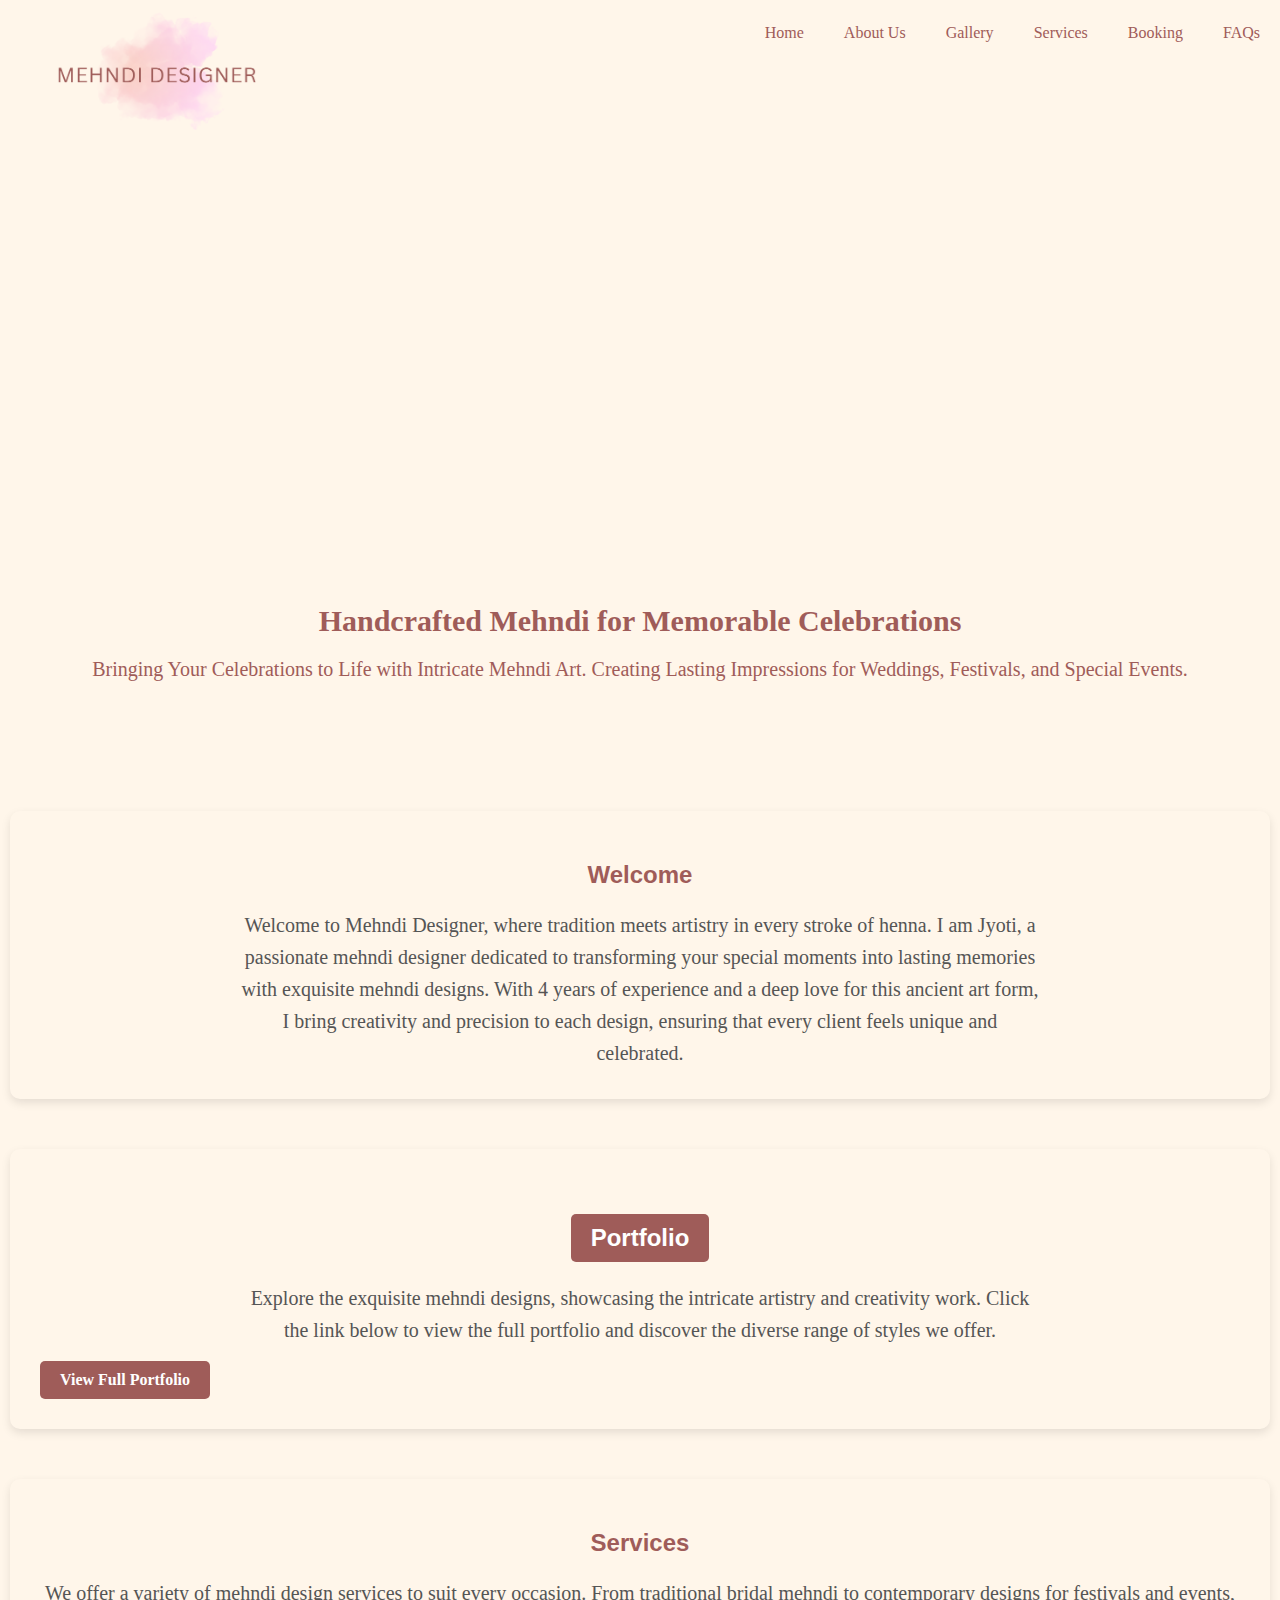
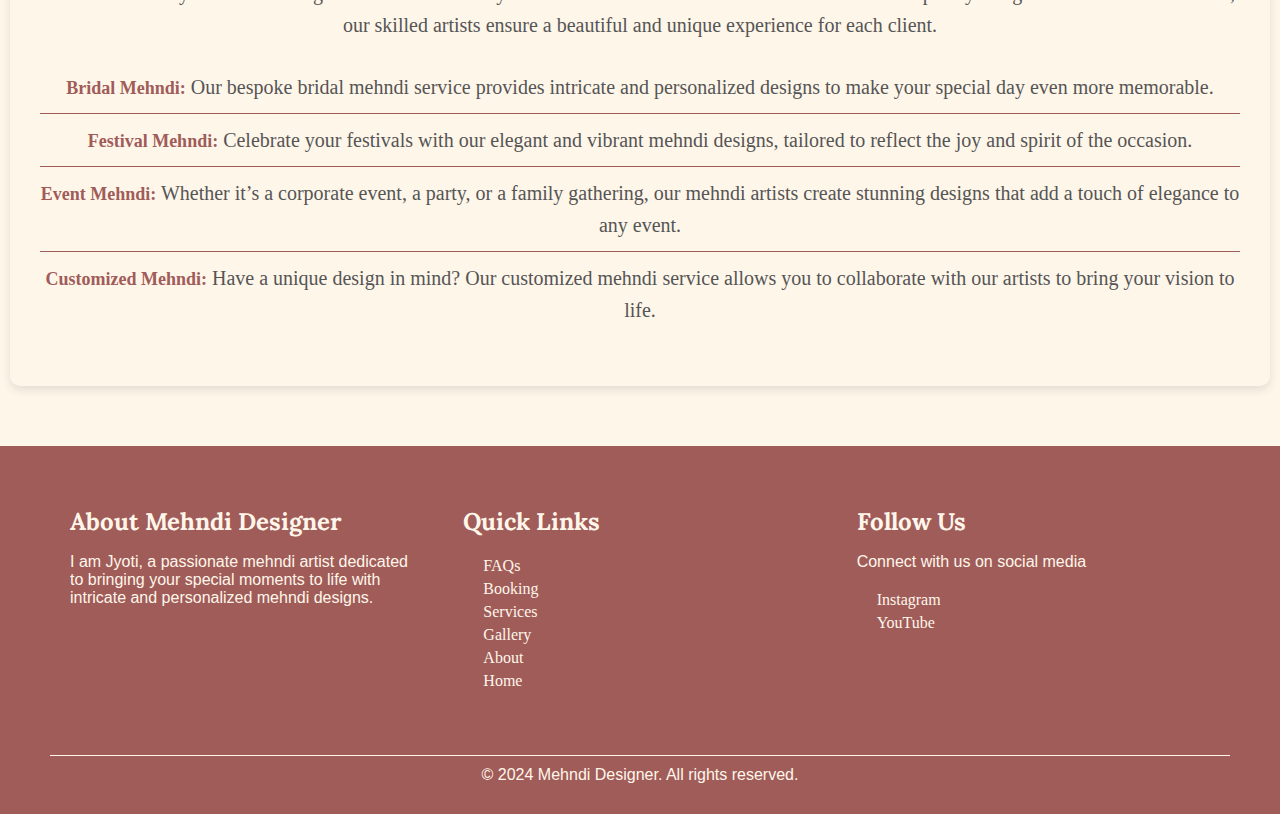
<file: index.html>
<!DOCTYPE html>
<html lang="en">

<head>
    <meta charset="UTF-8">
    <meta name="viewport" content="width=device-width, initial-scale=1.0">
    <title>Mehndi Designer</title>

    <link rel="apple-touch-icon" sizes="180x180" href="Assest/Logo/favicon-1/apple-touch-icon.png">
    <link rel="icon" type="image/png" sizes="32x32" href="Assest/Logo/favicon-1/favicon-32x32.png">
    <link rel="icon" type="image/png" sizes="16x16" href="Assest/Logo/favicon-1/favicon-16x16.png">
    <link rel="manifest" href="Assest/Logo/favicon-1/site.webmanifest">

    <!-- Stylesheet -->
    <link rel="stylesheet" href="style.css">

</head>

<body>
    <body>
        <!-- Navigation Bar -->
        <nav class="navbar">
                <img src="Assest/Logo/navImg.png" alt="Mehndi Designer Logo">
                <a href="faqs.html">FAQs</a>
                <a href="booking.html">Booking</a>
                <a href="services.html">Services</a>
                <a href="gallery.html">Gallery</a>
                <a href="about.html">About Us</a>
                <a href="index.html">Home</a>              
        </nav>
        
    <!-- Heading and Subheading -->
    <header class="hero-section">
        <div class="outter_full_width">
            <div class="inner_max_width">
                <div class="slides">
                    <div class="slide">
                        <img src="Assest/images/slide3.jpeg" alt="bridal mehndi">
                    </div>
                    <div class="slide">
                        <img src="Assest/images/slide4.jpeg" alt="minimalist mehndi">
                    </div>
                    <div class="slide">
                        <img src="Assest/images/slide1.jpeg" alt="arabic mehndi">
                    </div>
                    <div class="slide">
                        <img src="Assest/images/slide2.jpeg" alt="bridal mehndi">
                    </div>
                    
                </div>
            </div>
        </div>
            <h1 class="main-heading">Handcrafted Mehndi for Memorable Celebrations</h1>
            <p class="sub-heading" style="font-size: 20px;">Bringing Your Celebrations to Life with Intricate Mehndi Art. Creating Lasting Impressions for Weddings, Festivals, and Special Events.</p>
    </header>
    </body>
    
    <div class="main">
        <!-- Welcome Section -->
        <section class="intro">
            <h2 id="welcome" class="normalFont">Welcome</h2>
            <p style="font-size: 20px;">Welcome to Mehndi Designer, where tradition meets artistry in every stroke of henna. I am Jyoti, a passionate mehndi designer dedicated to transforming your special moments into lasting memories with exquisite mehndi designs. With 4 years of experience and a deep love for this ancient art form, I bring creativity and precision to each design, ensuring that every client feels unique and celebrated.</p>
        </section>
    
        <!-- Portfolio Section -->
        <section class="portfolio">
            <h2 class="normalFont"><a href="gallery.html" target="_blank" rel="gallery Page">Portfolio</a></h2>
            <p style="font-size: 20px;">Explore the exquisite mehndi designs, showcasing the intricate artistry and creativity work. Click the link below to view the full portfolio and discover the diverse range of styles we offer.</p>
            <a href="gallery.html">View Full Portfolio</a>
        </section>
    
        <!-- Services Section -->
        <section class="services">
            <h2 class="normalFont"><a href="services.html" target="_blank" rel="services Page">Services</a></h2>
            <p style="font-size: 20px;">We offer a variety of mehndi design services to suit every occasion. From traditional bridal mehndi to contemporary designs for festivals and events, our skilled artists ensure a beautiful and unique experience for each client.</p>
            <ul style="font-size: 20px;">
                <li><strong>Bridal Mehndi:</strong> Our bespoke bridal mehndi service provides intricate and personalized designs to make your special day even more memorable.</li>
                <li><strong>Festival Mehndi:</strong> Celebrate your festivals with our elegant and vibrant mehndi designs, tailored to reflect the joy and spirit of the occasion.</li>
                <li><strong>Event Mehndi:</strong> Whether it’s a corporate event, a party, or a family gathering, our mehndi artists create stunning designs that add a touch of elegance to any event.</li>
                <li><strong>Customized Mehndi:</strong> Have a unique design in mind? Our customized mehndi service allows you to collaborate with our artists to bring your vision to life.</li>
            </ul>
        </section>
    </div>
    
    <footer>
        <div class="footer-container">
            <div class="about">
                <h2 class="headerFont">About Mehndi Designer</h2>
                <p class="normalFont">I am Jyoti, a passionate mehndi artist dedicated to bringing your special moments to life with intricate and personalized mehndi designs.</p>
            </div>
            <div class="quick-links">
                <h2 class="headerFont">Quick Links</h2>
                <div class="links">
                    <a href="faqs.html">FAQs</a>
                    <a href="booking.html">Booking</a>
                    <a href="services.html">Services</a>
                    <a href="gallery.html">Gallery</a>
                    <a href="about.html">About</a>
                    <a href="index.html">Home</a>
                </div>
            </div>
            <div class="social-media">
                <h2 class="headerFont">Follow Us</h2>
                <p class="normalFont">Connect with us on social media</p>
                <div class="social-links">
                    <a href="https://www.instagram.com/mehndi_designer108/?igsh=Y2lkeDMyMHlrYnNn">Instagram</a>
                    <a href="https://www.youtube.com/@mehndi_designer108">YouTube</a>
                </div>
            </div>
        </div>
        <div class="footer-bottom">
            <a href="copyright.html" class="copyright normalFont">&copy; 2024 Mehndi Designer. All rights reserved.</a>
        </div>
    </footer>
</body>

</html>
</file>
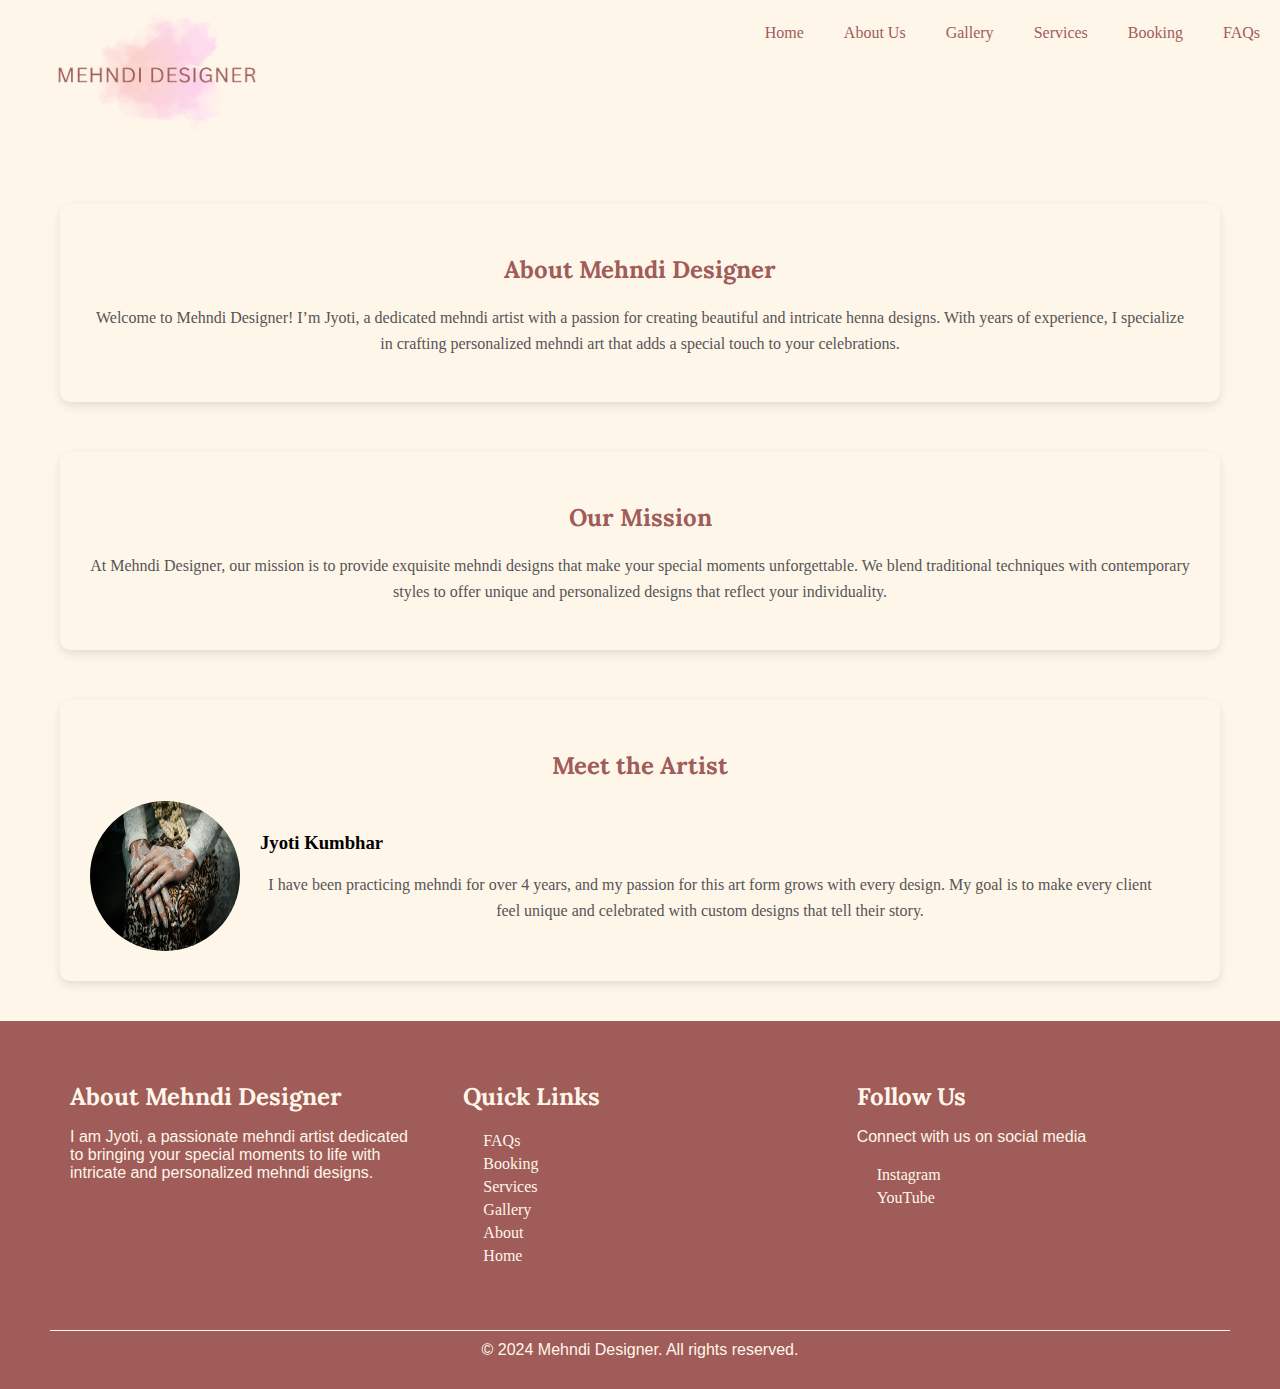
<file: about.html>
<!DOCTYPE html>
<html lang="en">
<head>
    <meta charset="UTF-8">
    <meta name="viewport" content="width=device-width, initial-scale=1.0">
    <title>About Us</title>

    <link rel="apple-touch-icon" sizes="180x180" href="Assest/Logo/favicon-1/apple-touch-icon.png">
    <link rel="icon" type="image/png" sizes="32x32" href="Assest/Logo/favicon-1/favicon-32x32.png">
    <link rel="icon" type="image/png" sizes="16x16" href="Assest/Logo/favicon-1/favicon-16x16.png">
    <link rel="manifest" href="Assest/Logo/favicon-1/site.webmanifest">

    <link rel="stylesheet" href="style.css">
    <link rel="stylesheet" href="style_about.css">

</head>
<body>
        <!-- Navigation Bar -->
        <nav class="navbar">
            <img src="Assest/Logo/navImg.png" alt="Mehndi Designer Logo">
            <a href="faqs.html">FAQs</a>
            <a href="booking.html">Booking</a>
            <a href="services.html">Services</a>
            <a href="gallery.html">Gallery</a>
            <a href="about.html">About Us</a> 
            <a href="index.html">Home</a>             
        </nav>
        <!-- Main Content -->
    <main class="about-main">
        <section class="about-introduction">
            <h2>About Mehndi Designer</h2>
            <p>Welcome to Mehndi Designer! I’m Jyoti, a dedicated mehndi artist with a passion for creating beautiful and intricate henna designs. With years of experience, I specialize in crafting personalized mehndi art that adds a special touch to your celebrations.</p>
        </section>

        <section class="our-mission">
            <h2>Our Mission</h2>
            <p>At Mehndi Designer, our mission is to provide exquisite mehndi designs that make your special moments unforgettable. We blend traditional techniques with contemporary styles to offer unique and personalized designs that reflect your individuality.</p>
        </section>

        <section class="meet-the-artist">
            <h2>Meet the Artist</h2>
            <div class="artist-profile">
                <img src="Assest/images/whitehenna.jpg" alt="Jyoti - Mehndi Artist">
                <div class="artist-info">
                    <h3>Jyoti Kumbhar</h3>
                    <p>I have been practicing mehndi for over 4 years, and my passion for this art form grows with every design. My goal is to make every client feel unique and celebrated with custom designs that tell their story.</p>
                </div>
            </div>
        </section>
    </main>

    
    <footer>
        <div class="footer-container">
            <div class="about">
                <h2 class="headerFont">About Mehndi Designer</h2>
                <p class="normalFont">I am Jyoti, a passionate mehndi artist dedicated to bringing your special moments to life with intricate and personalized mehndi designs.</p>
            </div>
            <div class="quick-links">
                <h2 class="headerFont">Quick Links</h2>
                <div class="links">
                    <a href="faqs.html">FAQs</a>
                    <a href="booking.html">Booking</a>
                    <a href="services.html">Services</a>
                    <a href="gallery.html">Gallery</a>
                    <a href="about.html">About</a>
                    <a href="index.html">Home</a>
                </div>
            </div>
            <div class="social-media">
                <h2 class="headerFont">Follow Us</h2>
                <p class="normalFont">Connect with us on social media</p>
                <div class="social-links">
                    <a href="https://www.instagram.com/mehndi_designer108/?igsh=Y2lkeDMyMHlrYnNn">Instagram</a>
                    <a href="https://www.youtube.com/@mehndi_designer108">YouTube</a>
                </div>
            </div>
        </div>
        <div class="footer-bottom">
            <a href="copyright.html" class="copyright normalFont">&copy; 2024 Mehndi Designer. All rights reserved.</a>
        </div>
    </footer>
</body>

</html>
</file>
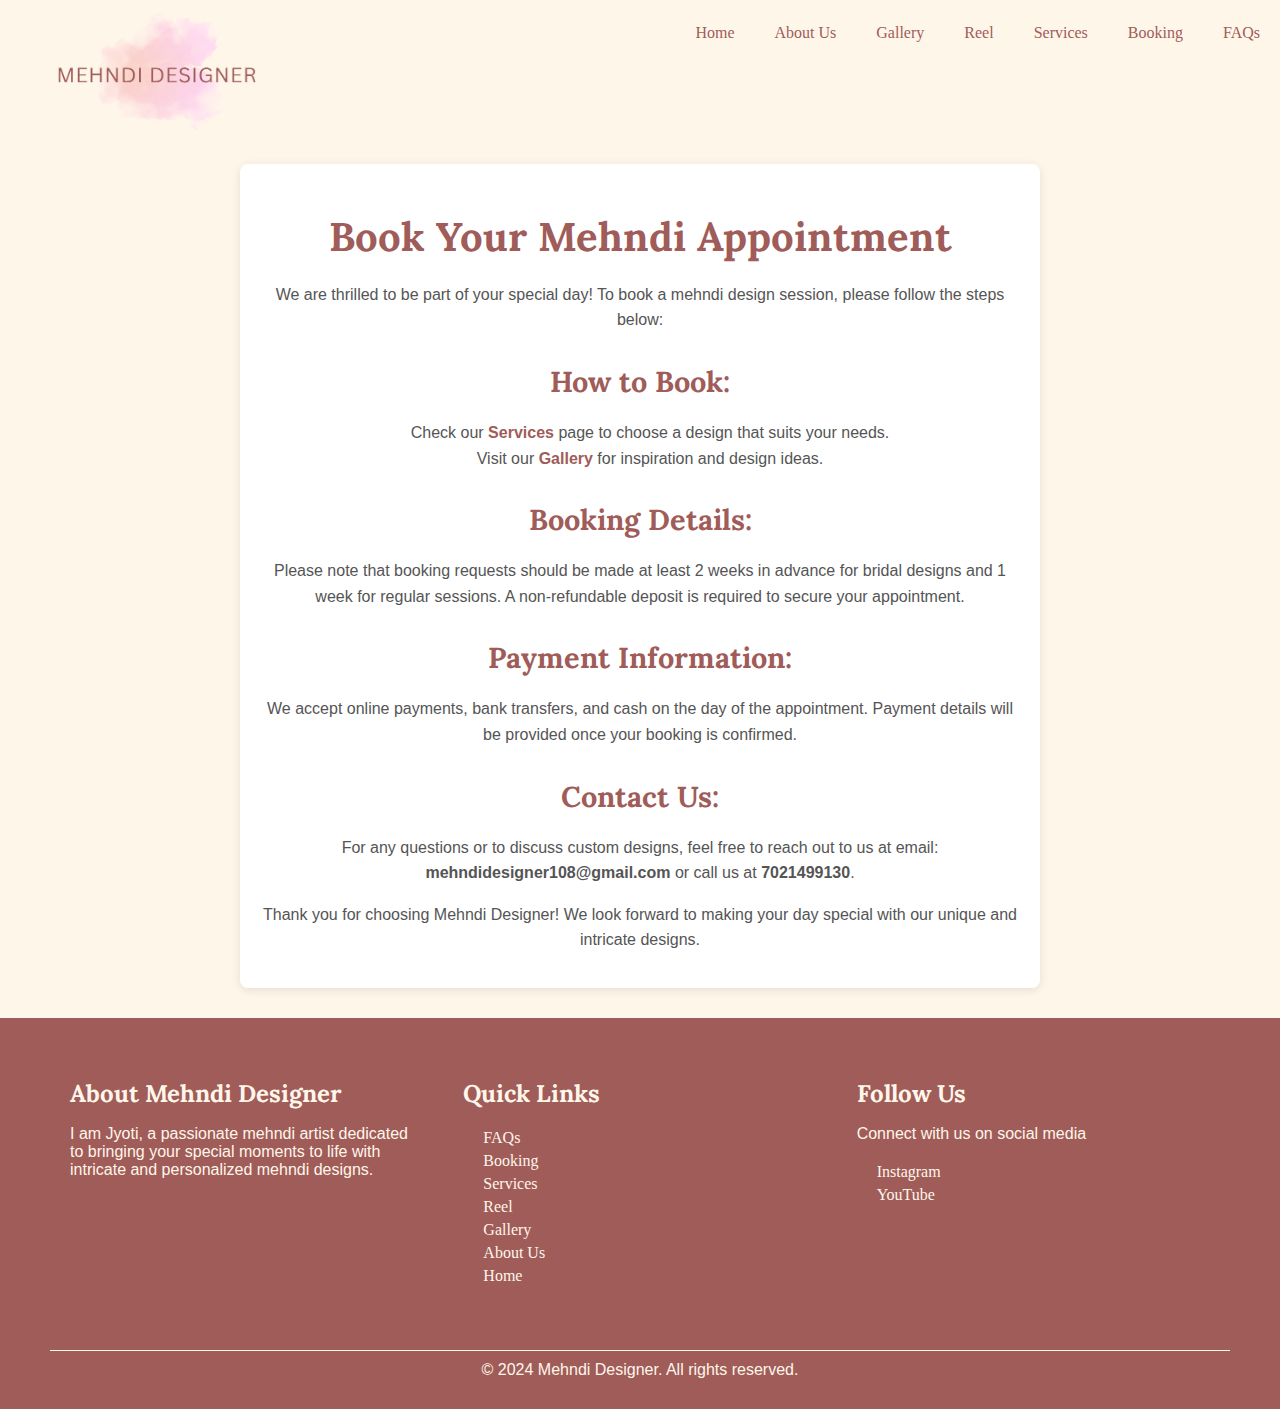
<file: booking.html>
<!DOCTYPE html>
<html lang="en">

<head>
    <meta charset="UTF-8">
    <meta name="viewport" content="width=device-width, initial-scale=1.0">
    <title>Mehndi Designer</title>

    <link rel="apple-touch-icon" sizes="180x180" href="Assest/Logo/favicon-1/apple-touch-icon.png">
    <link rel="icon" type="image/png" sizes="32x32" href="Assest/Logo/favicon-1/favicon-32x32.png">
    <link rel="icon" type="image/png" sizes="16x16" href="Assest/Logo/favicon-1/favicon-16x16.png">
    <link rel="manifest" href="Assest/Logo/favicon-1/site.webmanifest">

    <!-- Stylesheet -->
    <link rel="stylesheet" href="style.css">
    <link rel="stylesheet" href="style_booking.css">

</head>
<body>
    <!-- Navigation Bar -->
    <nav class="navbar">
            <img src="Assest/Logo/navImg.png" alt="Mehndi Designer Logo">
            <a href="./faqs">FAQs</a>
            <a href="./booking">Booking</a>
            <a href="./services">Services</a>
            <a href="./video">Reel</a>
            <a href="./gallery">Gallery</a>
            <a href="./about">About Us</a> 
            <a href="./">Home</a>                
    </nav>
    <!-- Booking Content -->
    <section class="booking-content">
        <h1 class="headerFont">Book Your Mehndi Appointment</h1>
        <p class="normalFont">We are thrilled to be part of your special day! To book a mehndi design session, please follow the steps below:</p>
        
        <h2 class="headerFont">How to Book:</h2>
        <ul class="normalFont">
            <li>Check our <a href="./services">Services</a> page to choose a design that suits your needs.</li>
            <li>Visit our <a href="./gallery">Gallery</a> for inspiration and design ideas.</li>
        </ul>

        <h2 class="headerFont">Booking Details:</h2>
        <p class="normalFont">Please note that booking requests should be made at least 2 weeks in advance for bridal designs and 1 week for regular sessions. A non-refundable deposit is required to secure your appointment.</p>

        <h2 class="headerFont">Payment Information:</h2>
        <p class="normalFont">We accept online payments, bank transfers, and cash on the day of the appointment. Payment details will be provided once your booking is confirmed.</p>

        <h2 class="headerFont">Contact Us:</h2>
        <p class="normalFont">For any questions or to discuss custom designs, feel free to reach out to us at email: <strong>mehndidesigner108@gmail.com</strong> or call us at <strong>7021499130</strong>.</p>

        <p class="normalFont">Thank you for choosing Mehndi Designer! We look forward to making your day special with our unique and intricate designs.</p>
    </section>
    <footer>
        <div class="footer-container">
            <div class="about">
                <h2 class="headerFont">About Mehndi Designer</h2>
                <p class="normalFont">I am Jyoti, a passionate mehndi artist dedicated to bringing your special moments to life with intricate and personalized mehndi designs.</p>
            </div>
            <div class="quick-links">
                <h2 class="headerFont">Quick Links</h2>
                <div class="links">
                    <a href="./faqs">FAQs</a>
                    <a href="./booking">Booking</a>
                    <a href="./services">Services</a>
                    <a href="./video">Reel</a>                    
                    <a href="./gallery">Gallery</a>
                    <a href="./about">About Us</a> 
                    <a href="./">Home</a>  
                </div>
            </div>
            <div class="social-media">
                <h2 class="headerFont">Follow Us</h2>
                <p class="normalFont">Connect with us on social media</p>
                <div class="social-links">
                    <a href="https://www.instagram.com/mehndi_designer108/?igsh=Y2lkeDMyMHlrYnNn">Instagram</a>
                    <a href="https://www.youtube.com/@mehndi_designer108">YouTube</a>
                </div>
            </div>
        </div>
        <div class="footer-bottom">
            <a href="./copyright" class="copyright normalFont">&copy; 2024 Mehndi Designer. All rights reserved.</a>
        </div>
    </footer>
</body>

</html>
</file>
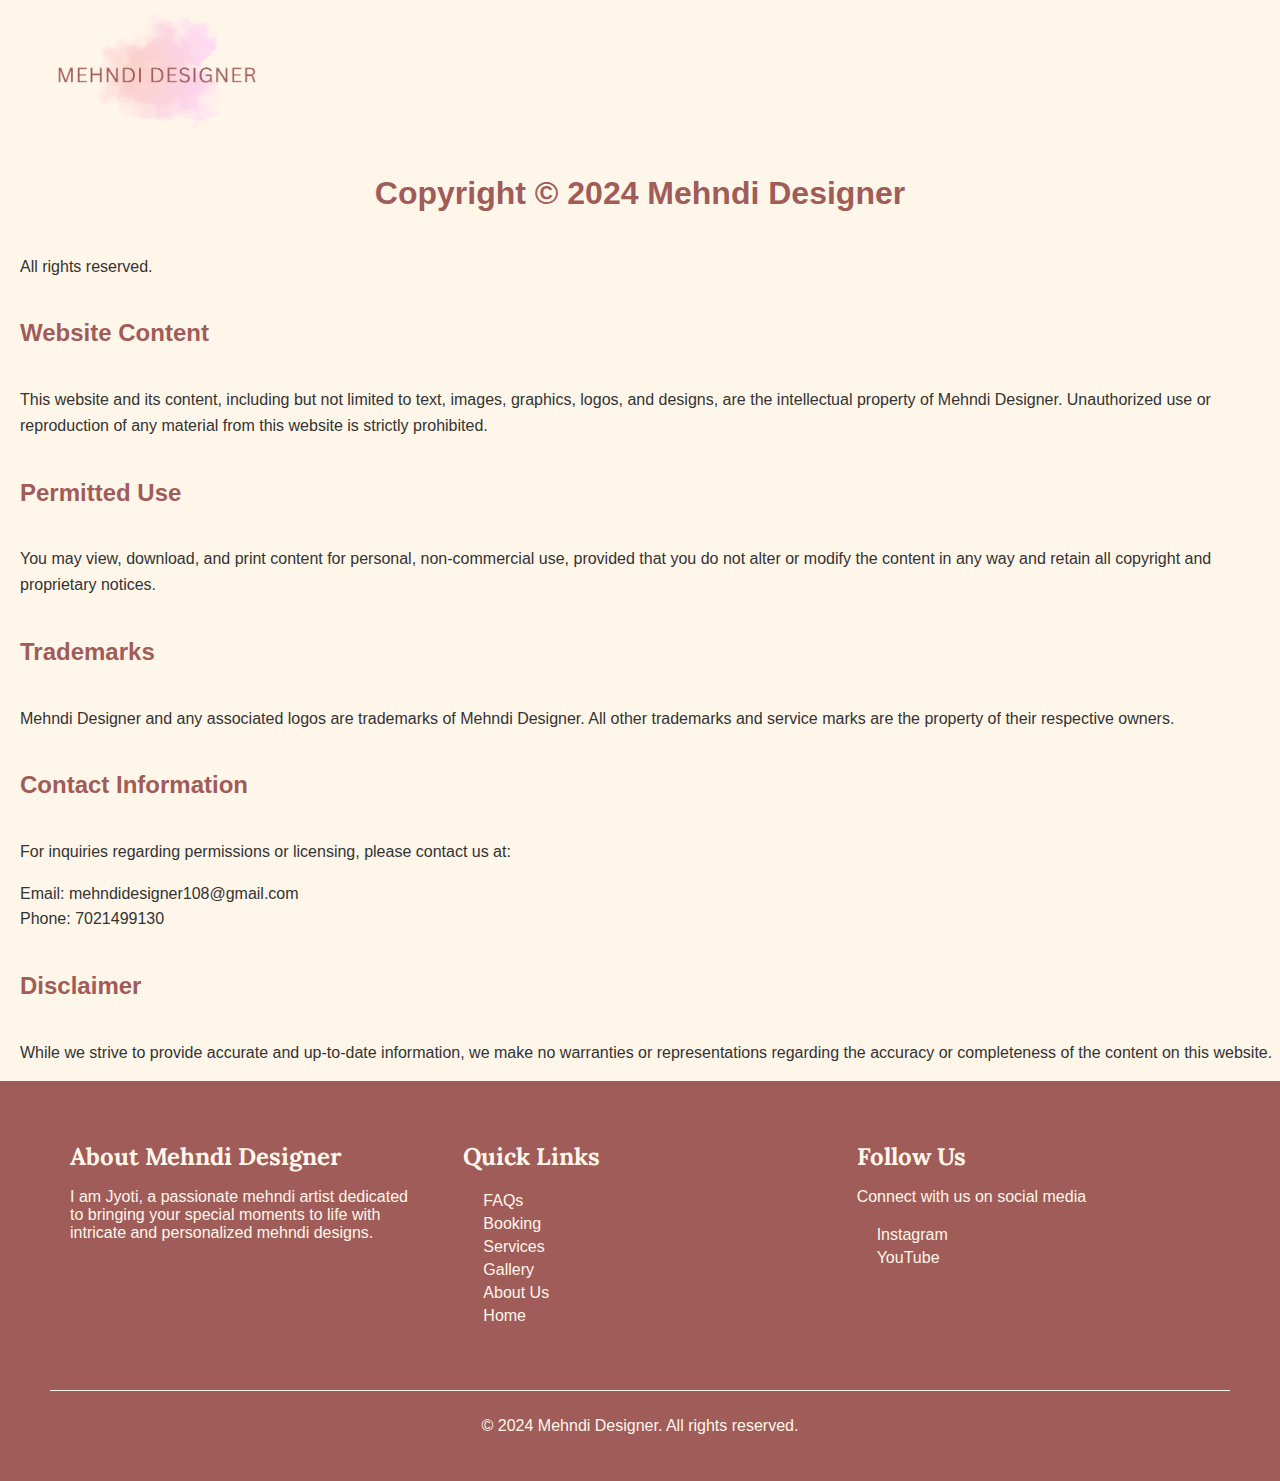
<file: copyright.html>
<!DOCTYPE html>
<html lang="en">
<head>
    <meta charset="UTF-8">
    <meta name="viewport" content="width=device-width, initial-scale=1.0">
    <title>Copyright</title>

    <link rel="apple-touch-icon" sizes="180x180" href="Assest/Logo/favicon-1/apple-touch-icon.png">
    <link rel="icon" type="image/png" sizes="32x32" href="Assest/Logo/favicon-1/favicon-32x32.png">
    <link rel="icon" type="image/png" sizes="16x16" href="Assest/Logo/favicon-1/favicon-16x16.png">
    <link rel="manifest" href="Assest/Logo/favicon-1/site.webmanifest">
    
    <link rel="stylesheet" href="style.css">
    <link rel="stylesheet" href="style_copyright.css">
</head>
<body>
    <!-- Navigation Bar -->
    <nav class="navbar">
            <img src="Assest/Logo/navImg.png" alt="Mehndi Designer Logo">
    </nav>

    <h1 class="heading1">Copyright © 2024 Mehndi Designer</h1>
    <p class="copy">All rights reserved.</p>

    <h2 class="heading2">Website Content</h2>
    <p class="copy">This website and its content, including but not limited to text, images, graphics, logos, and designs, are the intellectual property of Mehndi Designer. Unauthorized use or reproduction of any material from this website is strictly prohibited.</p>

    <h2 class="heading2">Permitted Use</h2>
    <p class="copy">You may view, download, and print content for personal, non-commercial use, provided that you do not alter or modify the content in any way and retain all copyright and proprietary notices.</p>

    <h2 class="heading2">Trademarks</h2>
    <p class="copy">Mehndi Designer and any associated logos are trademarks of Mehndi Designer. All other trademarks and service marks are the property of their respective owners.</p>

    <h2 class="heading2">Contact Information</h2>
    <p class="copy">For inquiries regarding permissions or licensing, please contact us at:</p>
    <p class="copy">Email: mehndidesigner108@gmail.com<br>
    Phone: 7021499130<br></p>

    <h2 class="heading2">Disclaimer</h2>
    <p class="copy">While we strive to provide accurate and up-to-date information, we make no warranties or representations regarding the accuracy or completeness of the content on this website.</p>


    <footer>
        <div class="footer-container">
            <div class="about">
                <h2 class="headerFont">About Mehndi Designer</h2>
                <p class="normalFont">I am Jyoti, a passionate mehndi artist dedicated to bringing your special moments to life with intricate and personalized mehndi designs.</p>
            </div>
            <div class="quick-links">
                <h2 class="headerFont">Quick Links</h2>
                <div class="links">
                    <a href="./faqs">FAQs</a>
                    <a href="./booking">Booking</a>
                    <a href="./services">Services</a>
                    <a href="./gallery">Gallery</a>
                    <a href="./about">About Us</a> 
                    <a href="./">Home</a>             
                </div>
            </div>
            <div class="social-media">
                <h2 class="headerFont">Follow Us</h2>
                <p class="normalFont">Connect with us on social media</p>
                <div class="social-links">
                    <a href="https://www.instagram.com/mehndi_designer108/?igsh=Y2lkeDMyMHlrYnNn">Instagram</a>
                    <a href="https://www.youtube.com/@mehndi_designer108">YouTube</a>
                </div>
            </div>
        </div>
        <div class="footer-bottom">
            <p>&copy; 2024 Mehndi Designer. All rights reserved.</p>
        </div>
    </footer>
</body>
</html>
</file>
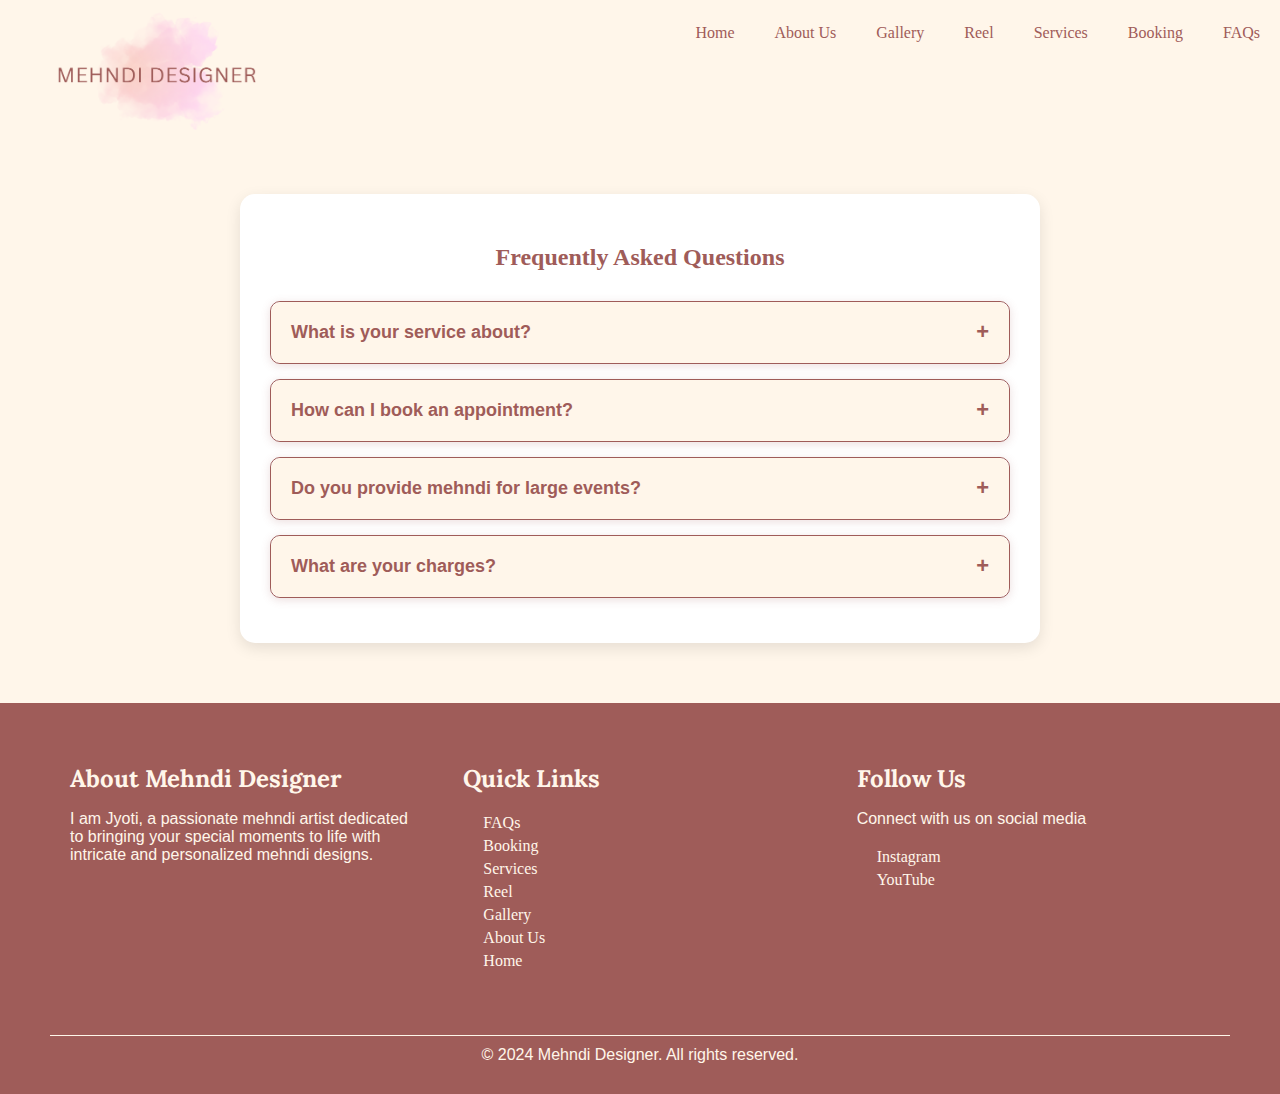
<file: faqs.html>
<!DOCTYPE html>
<html lang="en">

<head>
    <meta charset="UTF-8">
    <meta name="viewport" content="width=device-width, initial-scale=1.0">
    <title>Mehndi Designer</title>

    <link rel="apple-touch-icon" sizes="180x180" href="Assest/Logo/favicon-1/apple-touch-icon.png">
    <link rel="icon" type="image/png" sizes="32x32" href="Assest/Logo/favicon-1/favicon-32x32.png">
    <link rel="icon" type="image/png" sizes="16x16" href="Assest/Logo/favicon-1/favicon-16x16.png">
    <link rel="manifest" href="Assest/Logo/favicon-1/site.webmanifest">

    <!-- Stylesheet -->
    <link rel="stylesheet" href="style.css">
    <link rel="stylesheet" href="style_faqs.css">

</head>

<body>
        <!-- Navigation Bar -->
        <nav class="navbar">
                <img src="Assest/Logo/navImg.png" alt="Mehndi Designer Logo">
                    <a href="./faqs">FAQs</a>
                    <a href="./booking">Booking</a>
                    <a href="./services">Services</a>
                    <a href="./video">Reel</a>            
                    <a href="./gallery">Gallery</a>
                    <a href="./about">About Us</a> 
                    <a href="./">Home</a>             
        </nav>

        <div class="faq-container">
            <h2>Frequently Asked Questions</h2>
        
            <div class="faq-item">
                <button class="faq-question">What is your service about?</button>
                <div class="faq-content">
                    <p>Our service provides top-quality mehndi designs for all occasions, including weddings, festivals, and more.</p>
                </div>
            </div>
        
            <div class="faq-item">
                <button class="faq-question">How can I book an appointment?</button>
                <div class="faq-content">
                    <p>You can book an appointment through our instagram handle by dm's , contact us directly via phone or email.</p>
                </div>
            </div>
        
            <div class="faq-item">
                <button class="faq-question">Do you provide mehndi for large events?</button>
                <div class="faq-content">
                    <p>Yes, we offer services for large events such as weddings, corporate events, and parties. Contact us for more details.</p>
                </div>
            </div>
        
            <div class="faq-item">
                <button class="faq-question">What are your charges?</button>
                <div class="faq-content">
                    <p>Our pricing depends on the design complexity and the event size. Please visit our 'Services' page for more detailed pricing.</p>
                </div>
            </div>
        
        </div>
        
        <footer>
            <div class="footer-container">
                <div class="about">
                    <h2 class="headerFont" style="text-align: left;">About Mehndi Designer</h2>
                    <p class="normalFont">I am Jyoti, a passionate mehndi artist dedicated to bringing your special moments to life with intricate and personalized mehndi designs.</p>
                </div>
                <div class="quick-links">
                    <h2 class="headerFont" style="text-align: left;">Quick Links</h2>
                    <div class="links">
                        <a href="./faqs">FAQs</a>
                        <a href="./booking">Booking</a>
                        <a href="./services">Services</a>
                        <a href="./video">Reel</a>                        
                        <a href="./gallery">Gallery</a>
                        <a href="./about">About Us</a> 
                        <a href="./">Home</a>             
                    </div>
                </div>
                <div class="social-media">
                    <h2 class="headerFont" style="text-align: left;">Follow Us</h2>
                    <p class="normalFont">Connect with us on social media</p>
                    <div class="social-links">
                        <a href="https://www.instagram.com/mehndi_designer108/?igsh=Y2lkeDMyMHlrYnNn">Instagram</a>
                        <a href="https://www.youtube.com/@mehndi_designer108">YouTube</a>
                    </div>
                </div>
            </div>
            <div class="footer-bottom">
                <a href="./copyright" class="copyright normalFont">&copy; 2024 Mehndi Designer. All rights reserved.</a>
            </div>
        </footer>
        <script src="script_faqs.js"></script>
    </body>
</html>
</file>
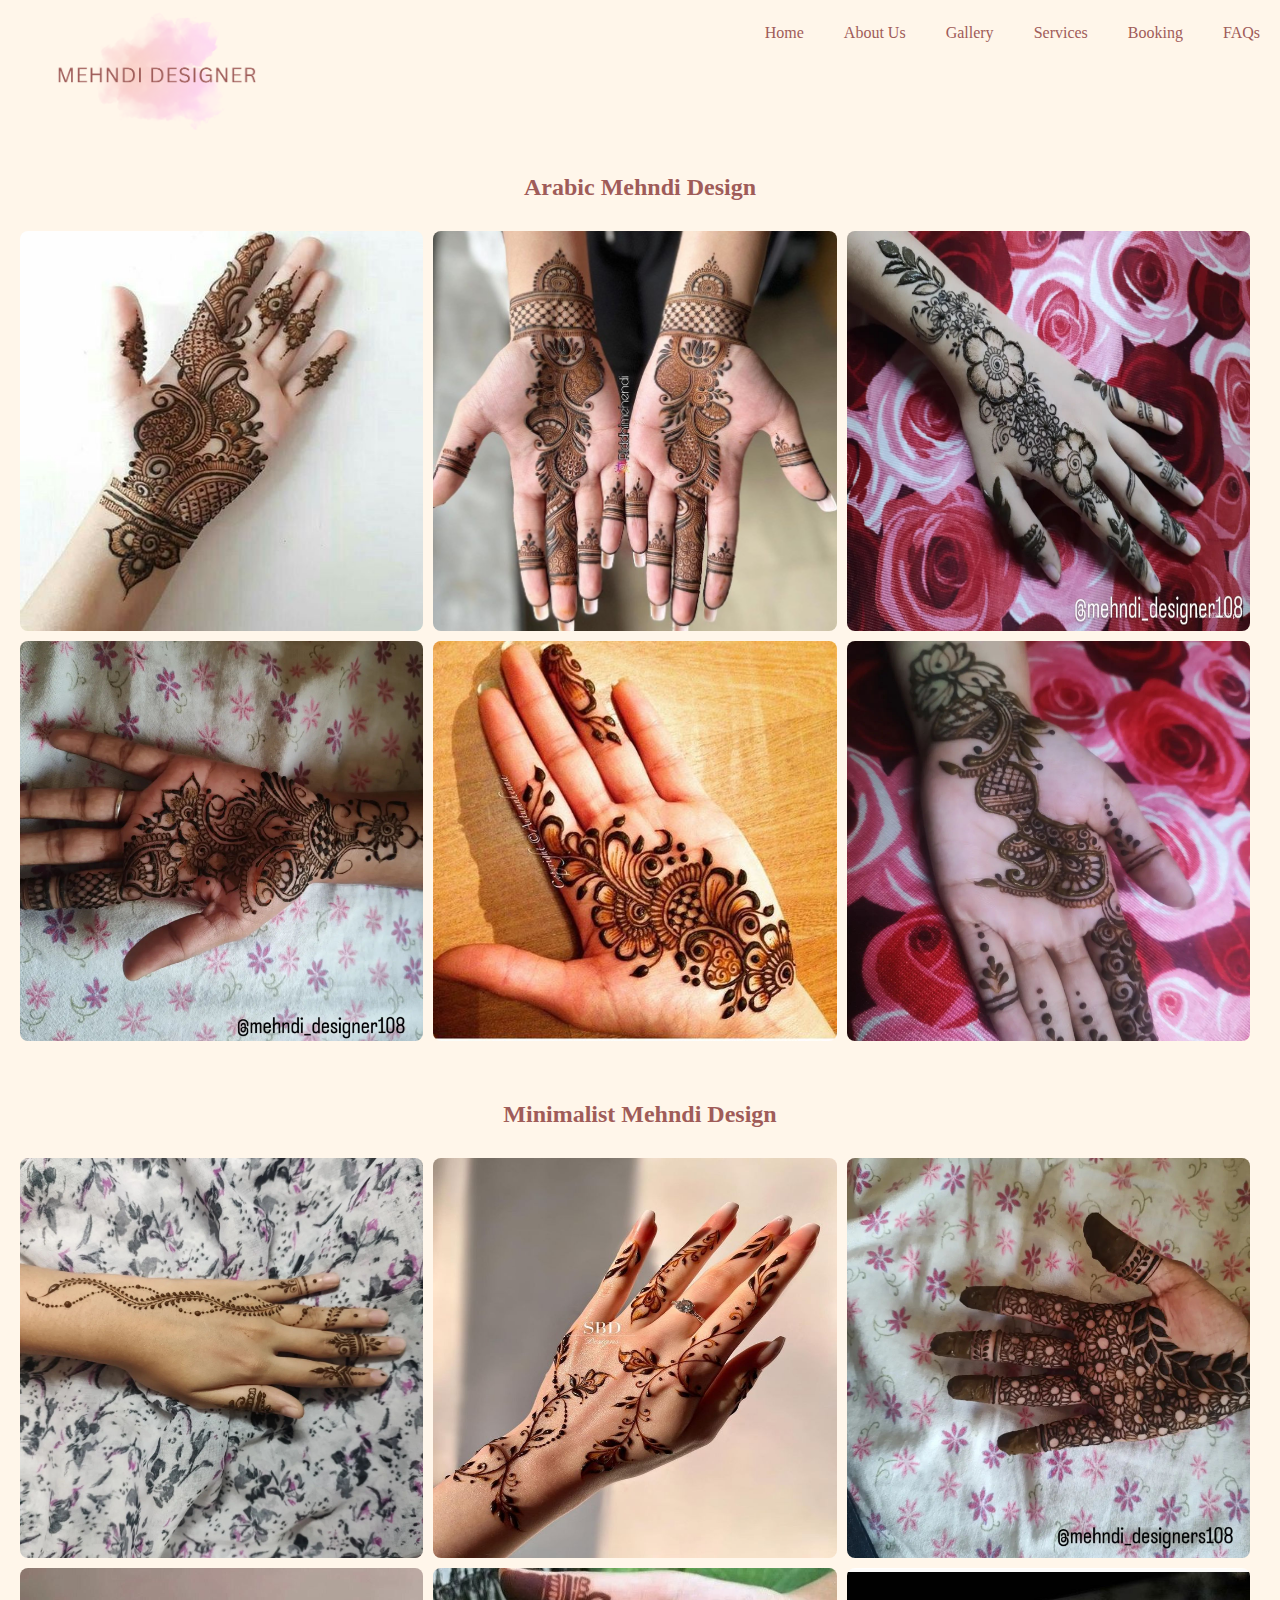
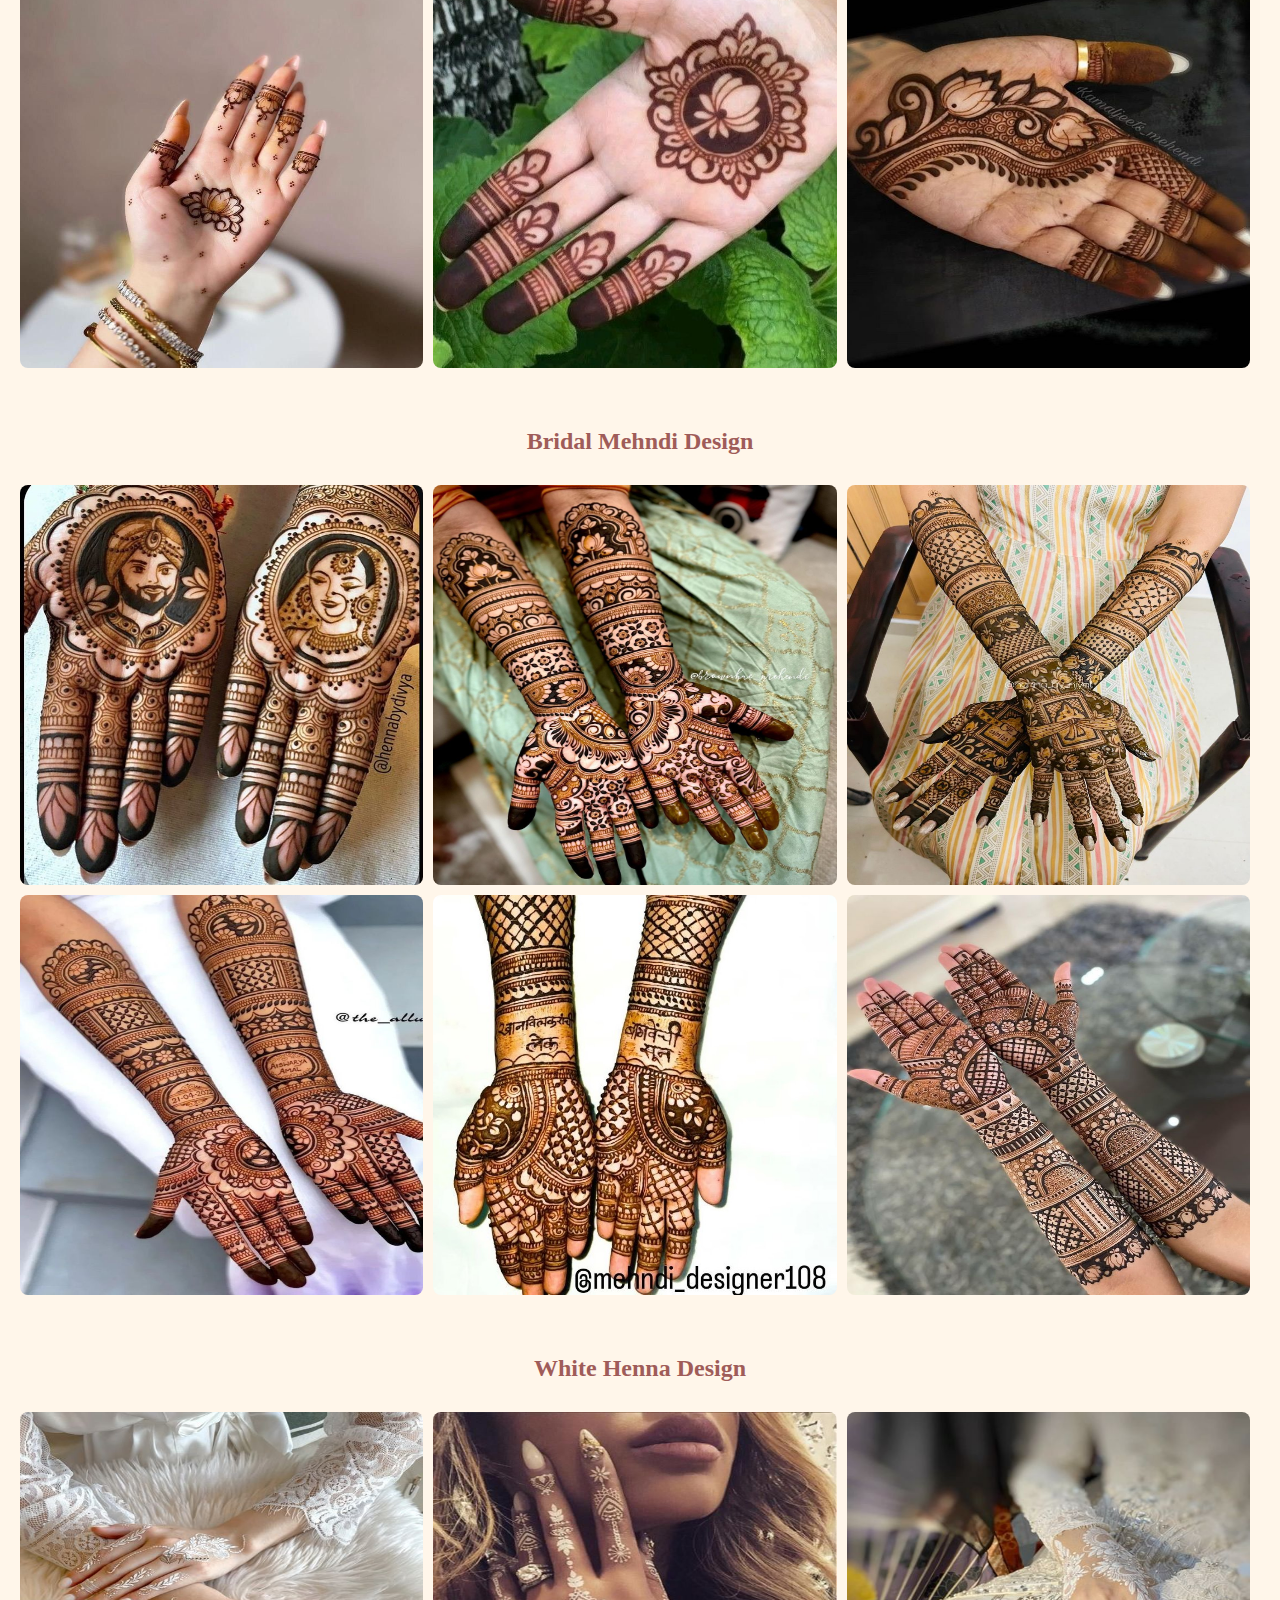
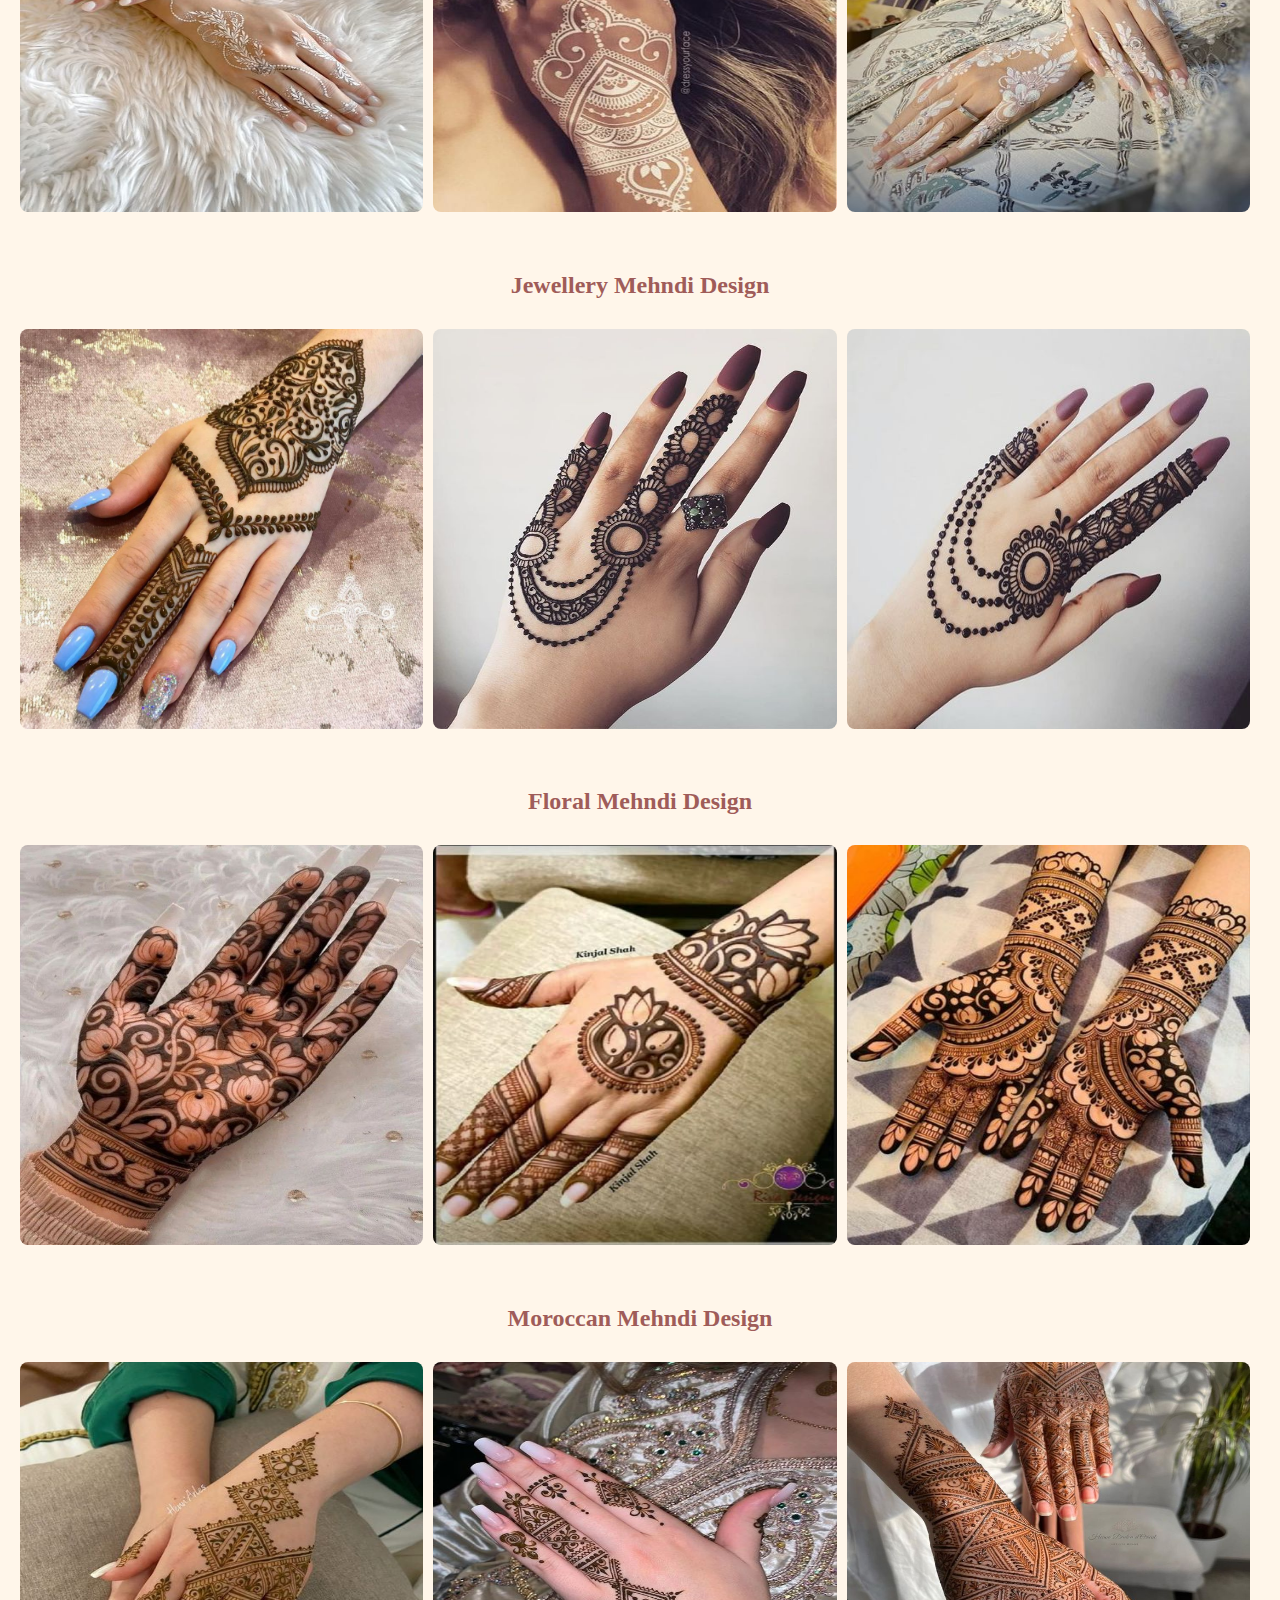
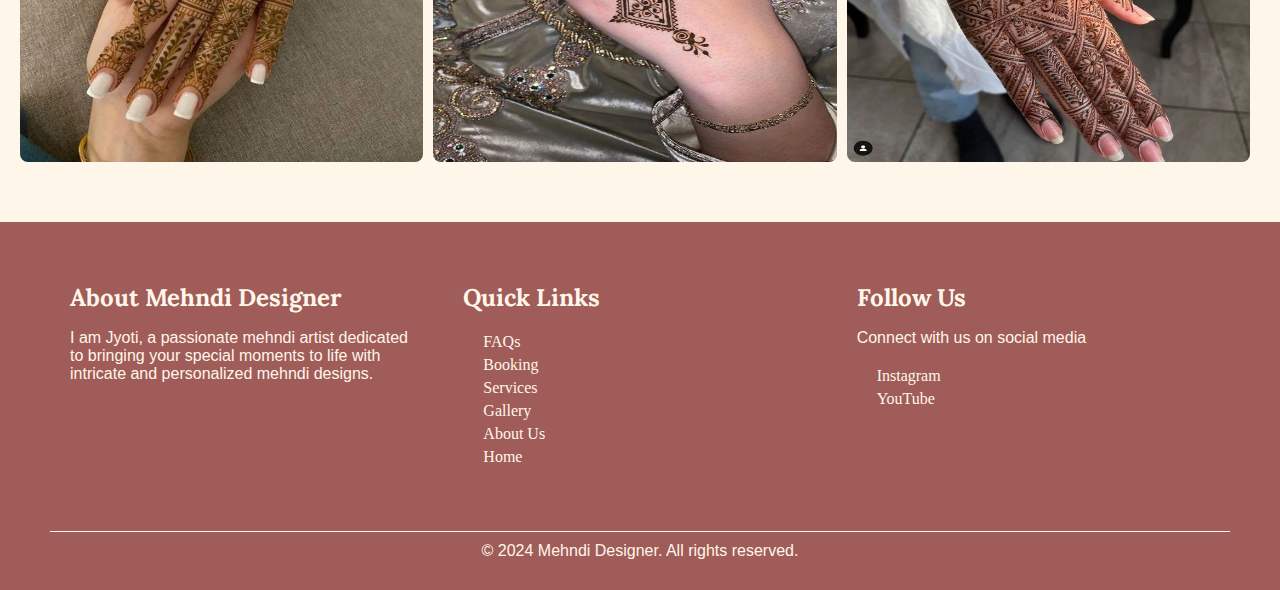
<file: gallery.html>
<!DOCTYPE html>
<html lang="en">
<head>
    <meta charset="UTF-8">
    <meta name="viewport" content="width=device-width, initial-scale=1.0">
    <title>Gallery</title>

    <link rel="apple-touch-icon" sizes="180x180" href="Assest/Logo/favicon-1/apple-touch-icon.png">
    <link rel="icon" type="image/png" sizes="32x32" href="Assest/Logo/favicon-1/favicon-32x32.png">
    <link rel="icon" type="image/png" sizes="16x16" href="Assest/Logo/favicon-1/favicon-16x16.png">
    <link rel="manifest" href="Assest/Logo/favicon-1/site.webmanifest">

    <link rel="stylesheet" href="style.css">
    <link rel="stylesheet" href="style_gallery.css">
</head>
<body>
        <!-- Navigation Bar -->
    <nav class="navbar">
        <img src="Assest/Logo/navImg.png" alt="Mehndi Designer Logo">
        <a href="./faqs">FAQs</a>
        <a href="./booking">Booking</a>
        <a href="./services">Services</a>
        <a href="./gallery">Gallery</a>
        <a href="./about">About Us</a> 
        <a href="./">Home</a>                           
    </nav>
    <!-- Gallery Content -->
    <div class="gallery-container">
        <div class="gallery-section">
            <h2>Arabic Mehndi Design</h2>
            <div class="gallery-images">
                <img src="Assest/images/arabic8.png" alt="Arabic Mehndi Design 1">
                <img src="Assest/images/arabic2.jpg" alt="Arabic Mehndi Design 2">
                <img src="Assest/images/arabic3.jpg" alt="Arabic Mehndi Design 3">
                <img src="Assest/images/arabic4.jpg" alt="Arabic Mehndi Design 4">
                <img src="Assest/images/arabic9.png" alt="Arabic Mehndi Design 5">
                <img src="Assest/images/arabic6.jpg" alt="Arabic Mehndi Design 6">
            </div>
        </div>
        
        <div class="gallery-section">
            <h2>Minimalist Mehndi Design</h2>
            <div class="gallery-images">
                <img src="Assest/images/minimalist1.jpeg" alt="Minimalist Mehndi Design 1">
                <img src="Assest/images/minimalist4.png" alt="Minimalist Mehndi Design 2">
                <img src="Assest/images/minimalist3.jpeg" alt="Minimalist Mehndi Design 3">
                <img src="Assest/images/minimalist5.jpeg" alt="Minimalist Mehndi Design 4">
                <img src="Assest/images/minimalist6 (2).jpeg" alt="Minimalist Mehndi Design 5">
                <img src="Assest/images/minimalist7.jpeg" alt="Minimalist Mehndi Design 6">
            </div>
        </div>

        <div class="gallery-section">
            <h2>Bridal Mehndi Design</h2>
            <div class="gallery-images">
                <img src="Assest/images/bridal6.jpeg" alt="Bridal Mehndi Design 1">
                <img src="Assest/images/bridal5.jpeg" alt="Bridal Mehndi Design 2">
                <img src="Assest/images/bridal4.jpeg" alt="Bridal Mehndi Design 3">
                <img src="Assest/images/bridal3.jpeg" alt="Bridal Mehndi Design 4">
                <img src="Assest/images/bridal1.jpeg" alt="Bridal Mehndi Design 6">
                <img src="Assest/images/b2.jpeg" alt="Bridal Mehndi Design 5">
            </div>
        </div>

        <div class="gallery-section">
            <h2>White Henna Design</h2>
            <div class="gallery-images">
                <img src="Assest/images/w4.jpg" alt="White Henna Design 1">
                <img src="Assest/images/w5.jpg" alt="White Henna Design 2">
                <img src="Assest/images/w6.jpg" alt="White Henna Design 3">
            </div>
        </div>

        <div class="gallery-section">
            <h2>Jewellery Mehndi Design</h2>
            <div class="gallery-images">
                <img src="Assest/images/j1.png" alt="Jewellery Mehndi Design 1">
                <img src="Assest/images/j2.png" alt="Jewellery Mehndi Design 2">
                <img src="Assest/images/j3.png" alt="Jewellery Mehndi Design 3">
            </div>
        </div>

        <div class="gallery-section">
            <h2>Floral Mehndi Design</h2>
            <div class="gallery-images">
                <img src="Assest/images/f5.jpeg" alt="Floral Mehndi Design 1">
                <img src="Assest/images/f2.png" alt="Floral Mehndi Design 2">
                <img src="Assest/images/f4.png" alt="Floral Mehndi Design 3">
            </div>
        </div>

        <div class="gallery-section">
            <h2>Moroccan Mehndi Design</h2>
            <div class="gallery-images">
                <img src="Assest/images/m1.jpg" alt="Moroccan Mehndi Design 1">
                <img src="Assest/images/m2.jpg" alt="Moroccan Mehndi Design 2">
                <img src="Assest/images/m3.jpg" alt="Moroccan Mehndi Design 3">
            </div>
        </div>
        
    </div>
    <footer>
        <div class="footer-container">
            <div class="about">
                <h2 class="headerFont">About Mehndi Designer</h2>
                <p class="normalFont">I am Jyoti, a passionate mehndi artist dedicated to bringing your special moments to life with intricate and personalized mehndi designs.</p>
            </div>
            <div class="quick-links">
                <h2 class="headerFont">Quick Links</h2>
                <div class="links">
                    <a href="./faqs">FAQs</a>
                    <a href="./booking">Booking</a>
                    <a href="./services">Services</a>
                    <a href="./gallery">Gallery</a>
                    <a href="./about">About Us</a> 
                    <a href="./">Home</a>             
                </div>
            </div>
            <div class="social-media">
                <h2 class="headerFont">Follow Us</h2>
                <p class="normalFont">Connect with us on social media</p>
                <div class="social-links">
                    <a href="https://www.instagram.com/mehndi_designer108/?igsh=Y2lkeDMyMHlrYnNn">Instagram</a>
                    <a href="https://www.youtube.com/@mehndi_designer108">YouTube</a>
                </div>
            </div>
        </div>
        <div class="footer-bottom">
            <a href="./copyright" class="copyright normalFont">&copy; 2024 Mehndi Designer. All rights reserved.</a>
        </div>
    </footer>
</body>

</html>
</file>
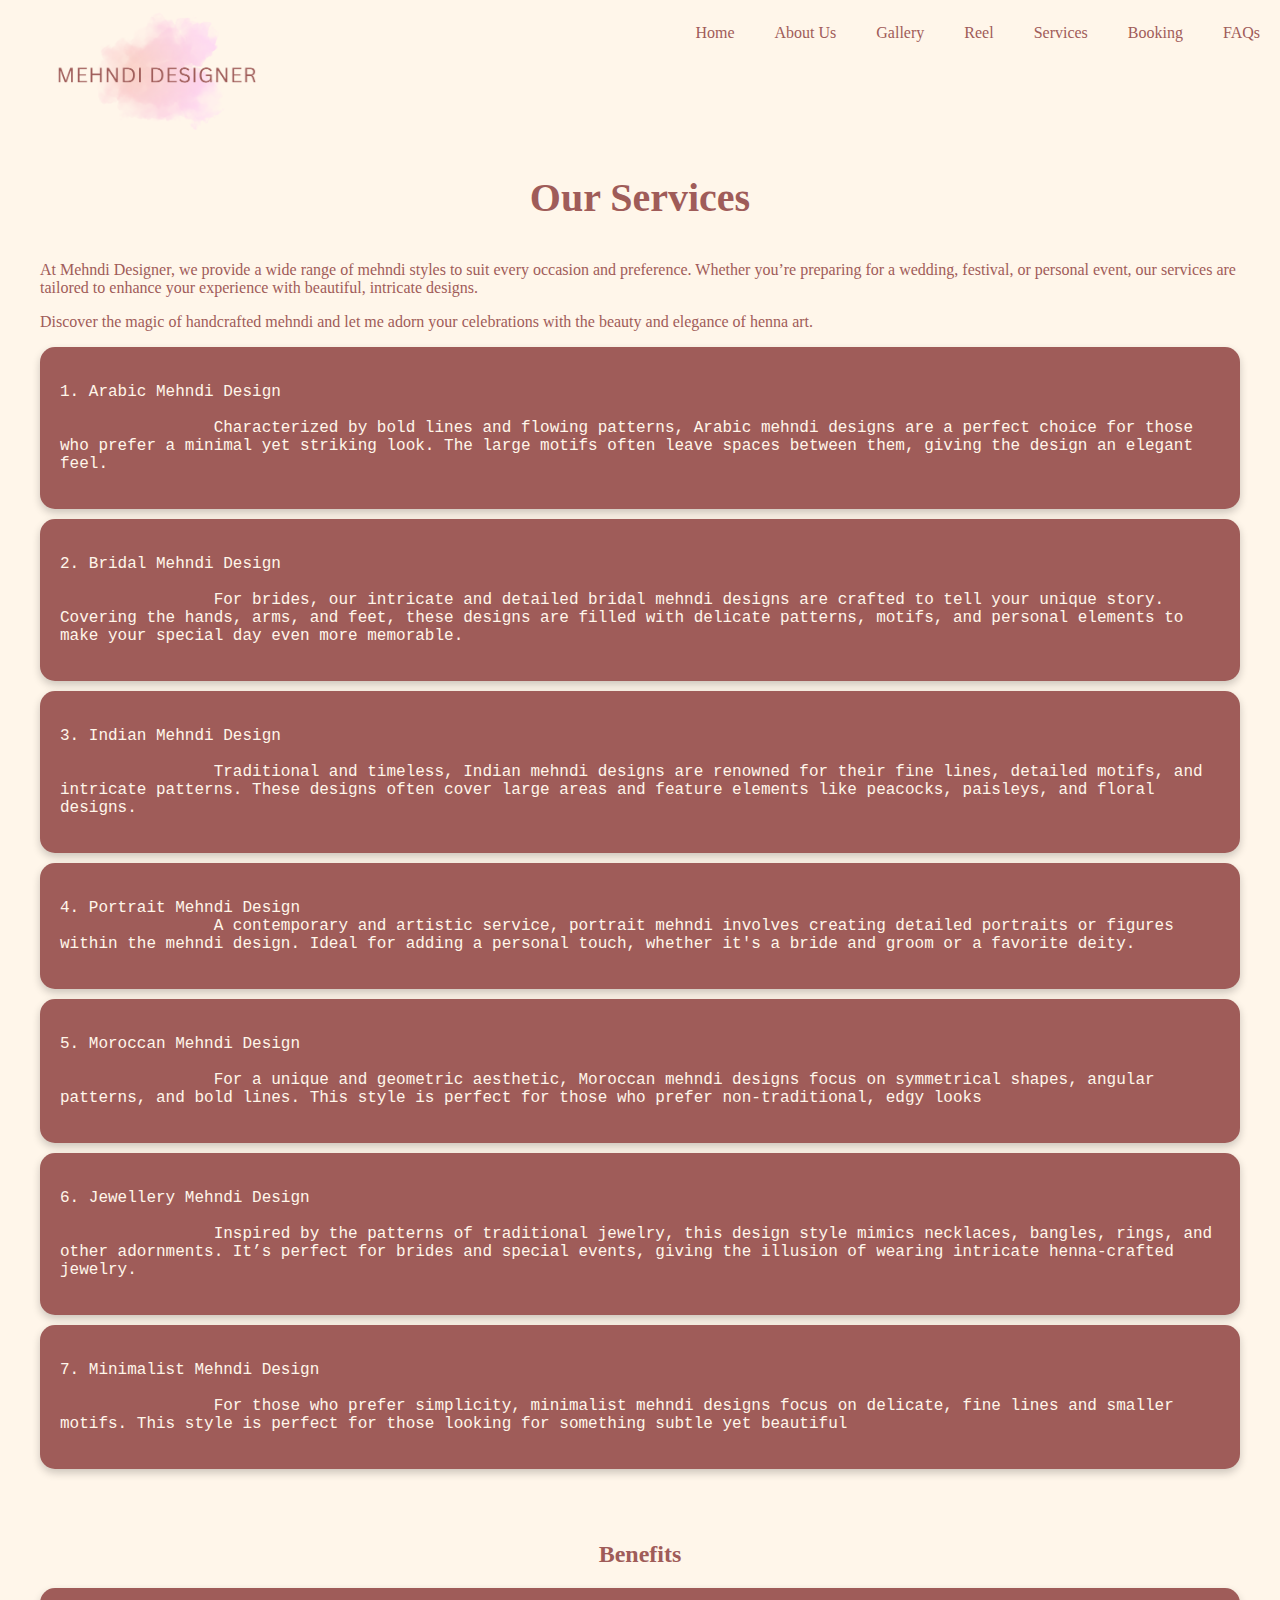
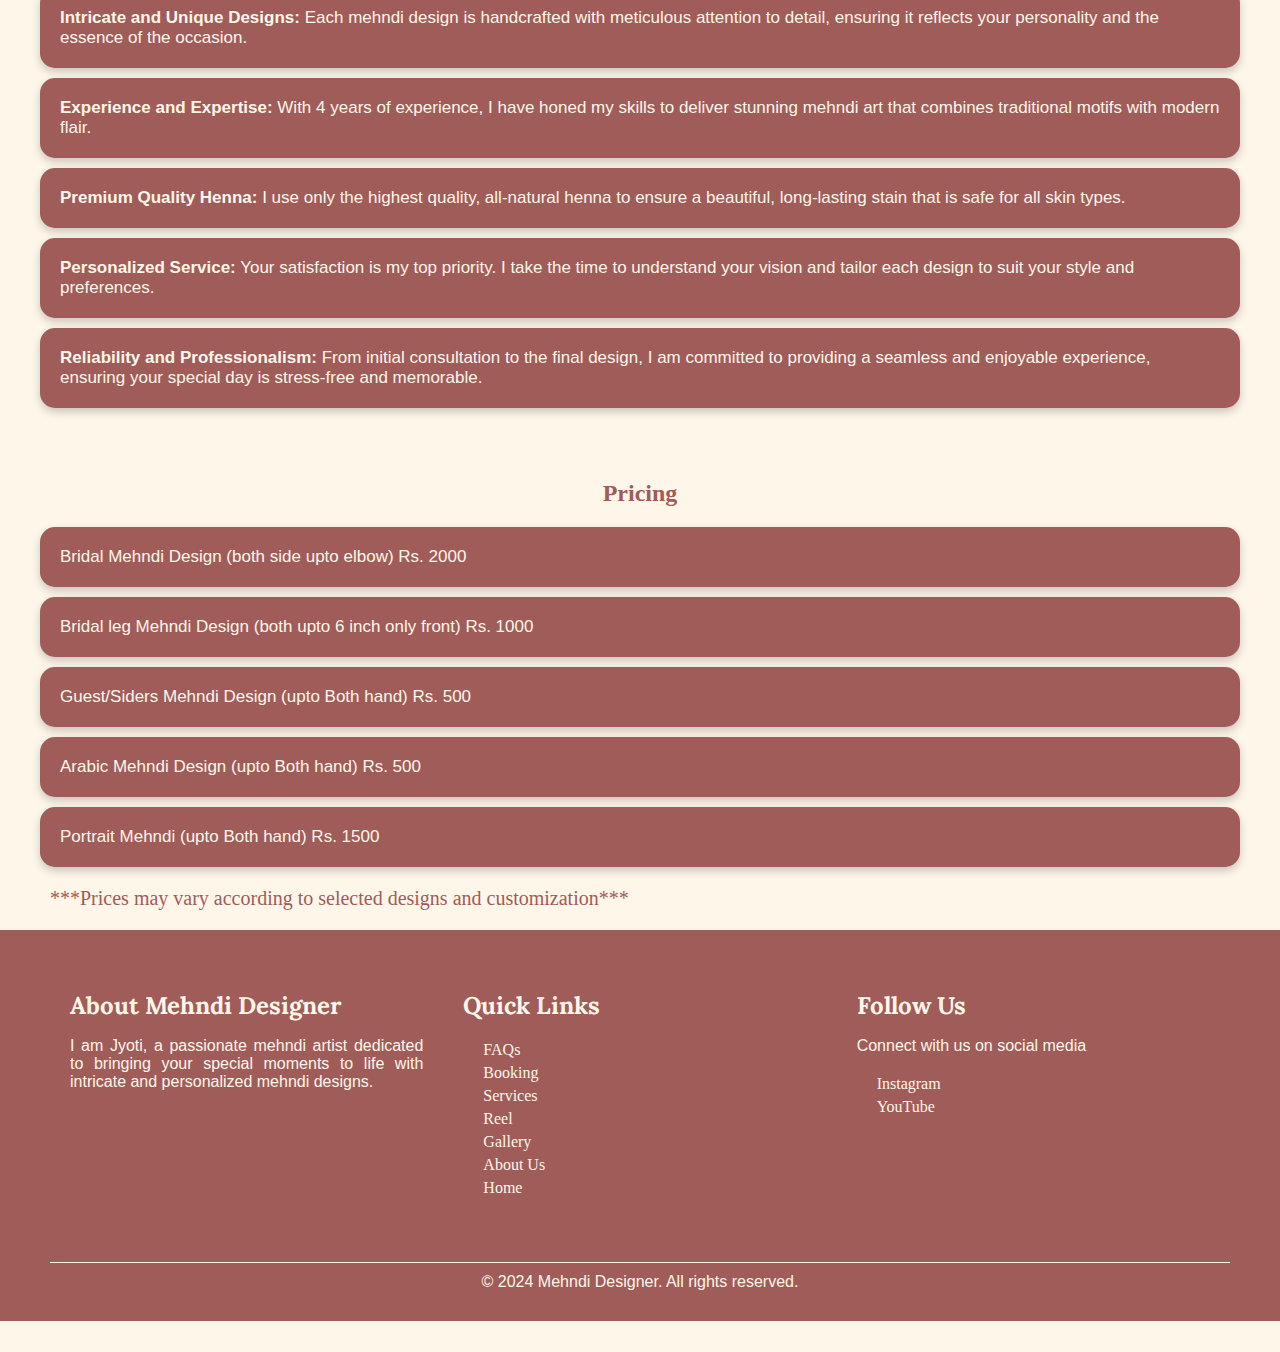
<file: services.html>
<!DOCTYPE html>
<html lang="en">
<head>
    <meta charset="UTF-8">
    <meta name="viewport" content="width=device-width, initial-scale=1.0">
    <title>Services</title>

    <link rel="apple-touch-icon" sizes="180x180" href="Assest/Logo/favicon-1/apple-touch-icon.png">
    <link rel="icon" type="image/png" sizes="32x32" href="Assest/Logo/favicon-1/favicon-32x32.png">
    <link rel="icon" type="image/png" sizes="16x16" href="Assest/Logo/favicon-1/favicon-16x16.png">
    <link rel="manifest" href="Assest/Logo/favicon-1/site.webmanifest">

    <link rel="stylesheet" href="style.css">
    <link rel="stylesheet" href="style_services.css">
</head>
<body>
        <nav class="navbar">
                <img src="Assest/Logo/navImg.png" alt="Mehndi Designer Logo">
                <a href="./faqs">FAQs</a>
                <a href="./booking">Booking</a>
                <a href="./services">Services</a>
                <a href="./video">Reel</a>
                <a href="./gallery">Gallery</a>
                <a href="./about">About Us</a> 
                <a href="./">Home</a>                        
        </nav>
        <h4 style="font-size: 40px;">Our Services</h4>
        <p style="padding-left: 40px; padding-right: 30px;">
            At Mehndi Designer, we provide a wide range of mehndi styles to suit every occasion and preference. Whether you’re preparing for a wedding, festival, or personal event, our services are tailored to enhance your experience with beautiful, intricate designs.
        </p>
        <p style="padding-left: 40px; padding-right: 30px;">Discover the magic of handcrafted mehndi and let me adorn your celebrations with the beauty and elegance of henna art.</p>
        <ul>
            <li><pre>1. Arabic Mehndi Design <br>
                Characterized by bold lines and flowing patterns, Arabic mehndi designs are a perfect choice for those who prefer a minimal yet striking look. The large motifs often leave spaces between them, giving the design an elegant feel.</pre>
            </li>
            <li><pre>2. Bridal Mehndi Design <br>
                For brides, our intricate and detailed bridal mehndi designs are crafted to tell your unique story. Covering the hands, arms, and feet, these designs are filled with delicate patterns, motifs, and personal elements to make your special day even more memorable.</pre>
            </li>
            <li><pre>3. Indian Mehndi Design <br>
                Traditional and timeless, Indian mehndi designs are renowned for their fine lines, detailed motifs, and intricate patterns. These designs often cover large areas and feature elements like peacocks, paisleys, and floral designs.</pre></li>
            <li><pre>4. Portrait Mehndi Design
                A contemporary and artistic service, portrait mehndi involves creating detailed portraits or figures within the mehndi design. Ideal for adding a personal touch, whether it's a bride and groom or a favorite deity.</pre></li>
            <li><pre>5. Moroccan Mehndi Design <br>
                For a unique and geometric aesthetic, Moroccan mehndi designs focus on symmetrical shapes, angular patterns, and bold lines. This style is perfect for those who prefer non-traditional, edgy looks</pre></li>
            <li><pre>6. Jewellery Mehndi Design <br>
                Inspired by the patterns of traditional jewelry, this design style mimics necklaces, bangles, rings, and other adornments. It’s perfect for brides and special events, giving the illusion of wearing intricate henna-crafted jewelry. </pre></li>
            <li><pre>7. Minimalist Mehndi Design <br>
                For those who prefer simplicity, minimalist mehndi designs focus on delicate, fine lines and smaller motifs. This style is perfect for those looking for something subtle yet beautiful</pre></li>
        </ul>
        <br>
        <br>
        <h2 style="text-align: center;">Benefits</h2>
        <ul>
            <li style="font-size: 17px; font-family: sans-serif;"><strong>Intricate and Unique Designs:</strong> Each mehndi design is handcrafted with meticulous attention to detail, ensuring it reflects your personality and the essence of the occasion.</li>
            <li style="font-size: 17px; font-family: sans-serif;"><strong>Experience and Expertise:</strong> With 4 years of experience, I have honed my skills to deliver stunning mehndi art that combines traditional motifs with modern flair.</li>
            <li style="font-size: 17px; font-family: sans-serif;"><strong>Premium Quality Henna:</strong> I use only the highest quality, all-natural henna to ensure a beautiful, long-lasting stain that is safe for all skin types.</li>
            <li style="font-size: 17px; font-family: sans-serif;"><strong>Personalized Service:</strong> Your satisfaction is my top priority. I take the time to understand your vision and tailor each design to suit your style and preferences.</li>
            <li style="font-size: 17px; font-family: sans-serif;"><strong>Reliability and Professionalism:</strong> From initial consultation to the final design, I am committed to providing a seamless and enjoyable experience, ensuring your special day is stress-free and memorable.</li>
        </ul>
        <br>
        <br>
        <h2 style="text-align: center;">Pricing</h2>
        
        <ul>
            <li style="font-size: 17px; font-family: sans-serif;">Bridal Mehndi Design (both side upto elbow) Rs. 2000</li>
            <li style="font-size: 17px; font-family: sans-serif;">Bridal leg Mehndi Design (both upto 6 inch only front) Rs. 1000</li>
            <li style="font-size: 17px; font-family: sans-serif;">Guest/Siders Mehndi Design (upto Both hand) Rs. 500</li>
            <li style="font-size: 17px; font-family: sans-serif;">Arabic Mehndi Design (upto Both hand) Rs. 500</li>
            <li style="font-size: 17px; font-family: sans-serif;">Portrait Mehndi (upto Both hand) Rs. 1500</li>
        </ul>
        <p style="margin-left: 50px; font-size: 20px;">***Prices may vary according to selected designs and customization***</p>

    </section>
    <footer>
        <div class="footer-container">
            <div class="about">
                <h2 class="headerFont">About Mehndi Designer</h2>
                <p class="normalFont" style="color: #fff6ea; text-align: justify;">I am Jyoti, a passionate mehndi artist dedicated to bringing your special moments to life with intricate and personalized mehndi designs.</p>
            </div>
            <div class="quick-links">
                <h2 class="headerFont">Quick Links</h2>
                <div class="links">
                    <a href="./faqs">FAQs</a>
                    <a href="./booking">Booking</a>
                    <a href="./services">Services</a>
                    <a href="./video">Reel</a>
                    <a href="./gallery">Gallery</a>
                    <a href="./about">About Us</a> 
                    <a href="./">Home</a> 
                </div>
            </div>
            <div class="social-media">
                <h2 class="headerFont">Follow Us</h2>
                <p class="normalFont" style="color: #fff6ea; text-align: justify;">Connect with us on social media</p>
                <div class="social-links">
                    <a href="https://www.instagram.com/mehndi_designer108/?igsh=Y2lkeDMyMHlrYnNn">Instagram</a>
                    <a href="https://www.youtube.com/@mehndi_designer108">YouTube</a>
                </div>
            </div>
        </div>
        <div class="footer-bottom">
            <a href="./copyright" class="copyright normalFont">&copy; 2024 Mehndi Designer. All rights reserved.</a>
        </div>
    </footer>
</body>

</html>
</file>
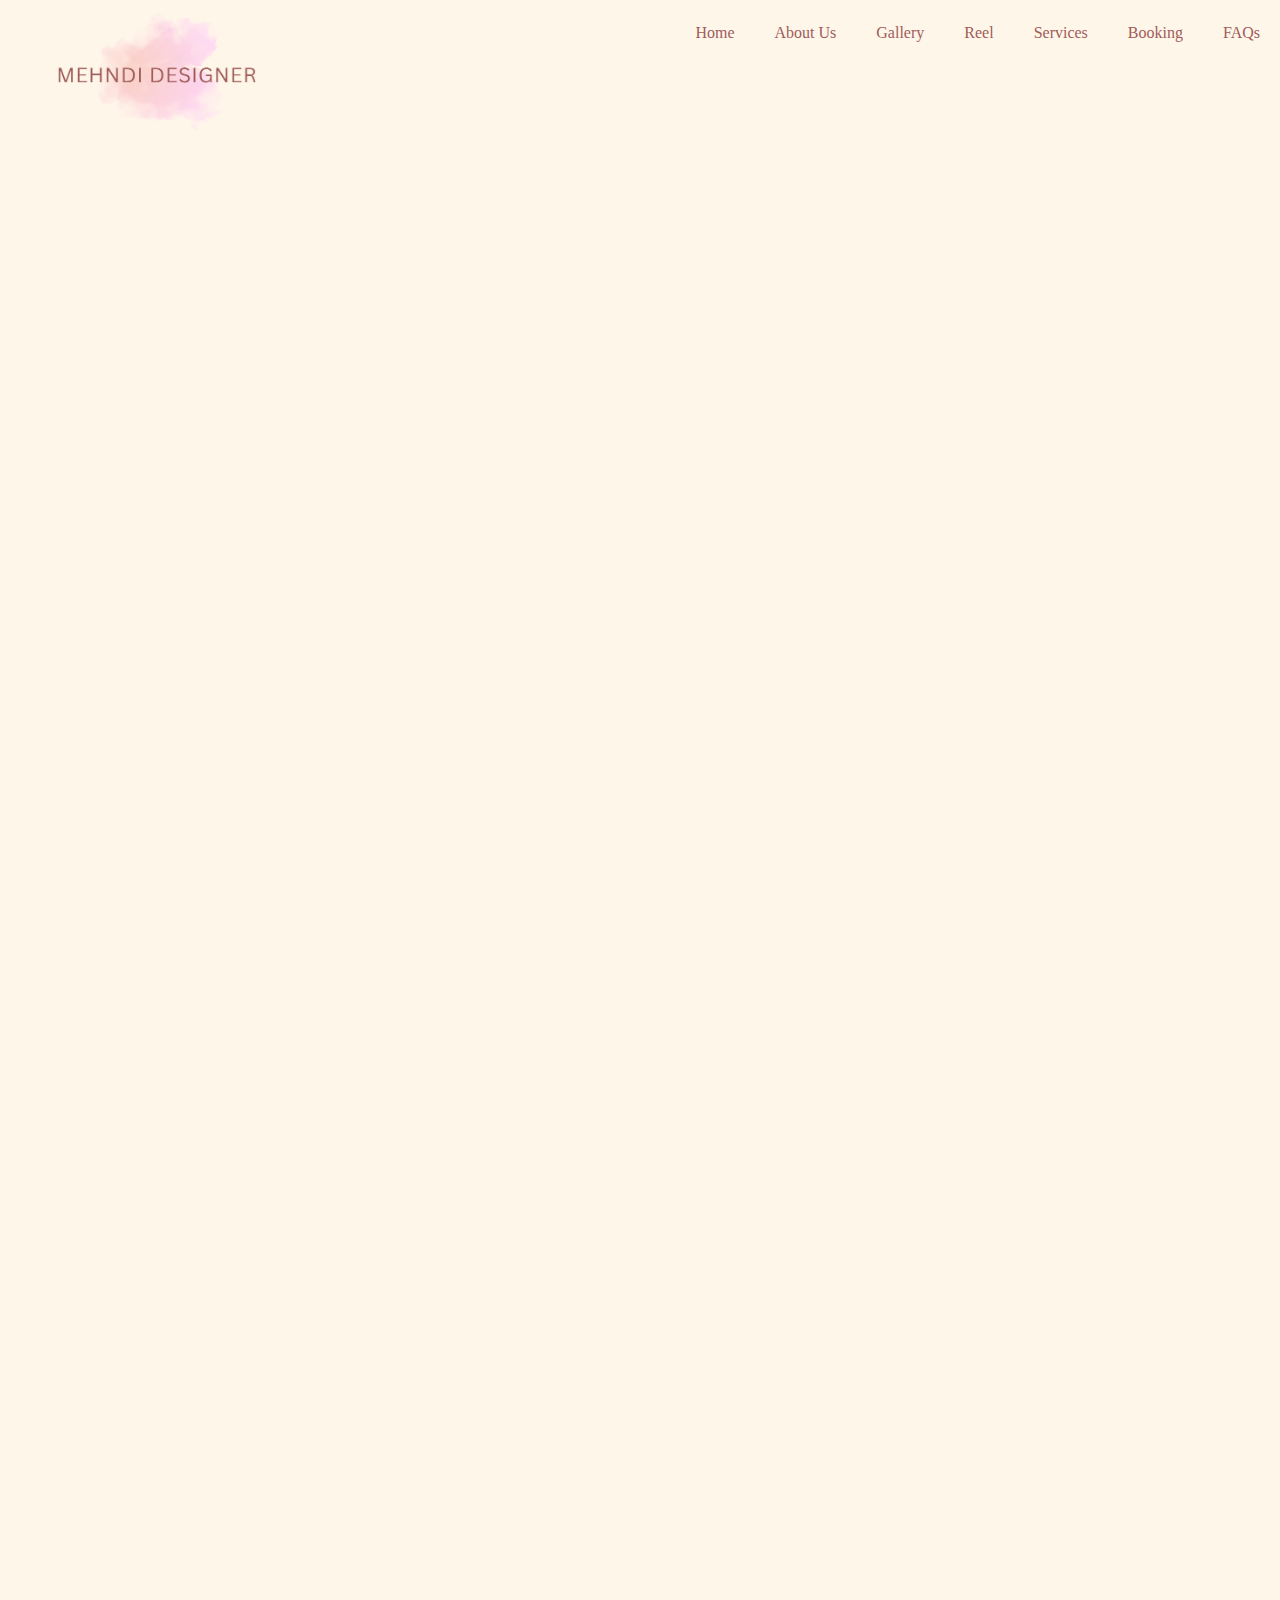
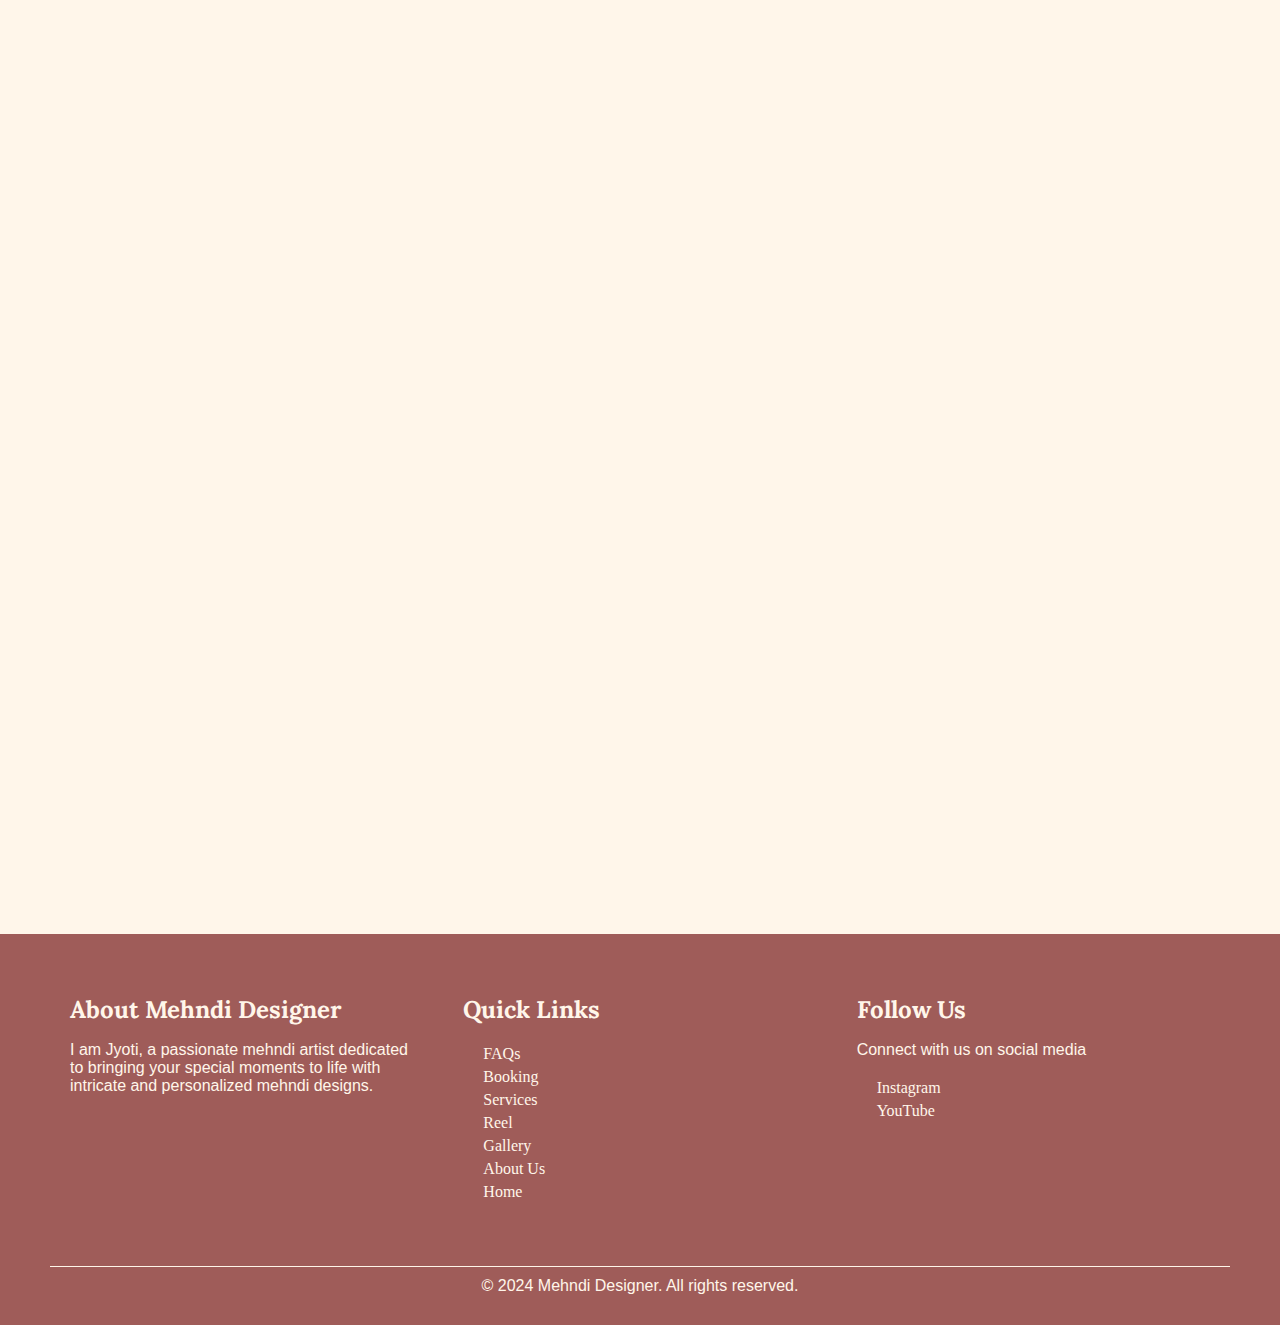
<file: video.html>
<!DOCTYPE html>
<html lang="en">

<head>
    <meta charset="UTF-8">
    <meta name="viewport" content="width=device-width, initial-scale=1.0">
    <title>Mehndi Designer</title>

    <link rel="apple-touch-icon" sizes="180x180" href="Assest/Logo/favicon-1/apple-touch-icon.png">
    <link rel="icon" type="image/png" sizes="32x32" href="Assest/Logo/favicon-1/favicon-32x32.png">
    <link rel="icon" type="image/png" sizes="16x16" href="Assest/Logo/favicon-1/favicon-16x16.png">
    <link rel="manifest" href="Assest/Logo/favicon-1/site.webmanifest">

    <!-- Stylesheet -->
    <link rel="stylesheet" href="style.css">
    <link rel="stylesheet" href="style_video.css">

</head>

<body>
        <!-- Navigation Bar -->
        <nav class="navbar">
                <img src="Assest/Logo/navImg.png" alt="Mehndi Designer Logo">
                <a href="./faqs">FAQs</a>
                <a href="./booking">Booking</a>
                <a href="./services">Services</a>
                <a href="./video">Reel</a>
                <a href="./gallery">Gallery</a>
                <a href="./about">About Us</a>
                <a href="./">Home</a>              
        </nav>

        <div id="video">
        <iframe width="400" height="560" src="https://www.youtube.com/embed/yT7jmyYUZ3Q?si=fHhLhhtGhM57H3Zp" frameborder="0" allow="accelerometer; autoplay; clipboard-write; encrypted-media; gyroscope; picture-in-picture; web-share" allowfullscreen></iframe>

        <iframe width="400" height="560" src="https://www.youtube.com/embed/sHo5ui015jA?si=UrGusGB9UVaLPG3C" frameborder="0" allow="accelerometer; autoplay; clipboard-write; encrypted-media; gyroscope; picture-in-picture; web-share" allowfullscreen></iframe>

        <iframe width="400" height="560" src="https://www.youtube.com/embed/MlzFTY8E5cw?si=HZZaJ-pzOt5Yei6X" frameborder="0" allow="accelerometer; autoplay; clipboard-write; encrypted-media; gyroscope; picture-in-picture; web-share" allowfullscreen></iframe>

        <iframe width="400" height="560" src="https://www.youtube.com/embed/79F7glcX20E?si=nuIWy5BJSay24rfn" frameborder="0" allow="accelerometer; autoplay; clipboard-write; encrypted-media; gyroscope; picture-in-picture; web-share" allowfullscreen></iframe>

        <iframe width="400" height="560" src="https://www.youtube.com/embed/c7vSvxstyko?si=jOxjwvBnc-Xjcl_q" frameborder="0" allow="accelerometer; autoplay; clipboard-write; encrypted-media; gyroscope; picture-in-picture; web-share" allowfullscreen></iframe>

        <iframe width="400" height="560" src="https://youtube.com/embed/2r709BsY_uw?si=T8QbACHLKUCYk1FG" frameborder="0" allow="accelerometer; autoplay; clipboard-write; encrypted-media; gyroscope; picture-in-picture; web-share" allowfullscreen></iframe>

        <iframe width="400" height="560" src="https://www.youtube.com/embed/_ziWNri-yCU?si=uEh_WpGKKRzNMfqZ" frameborder="0" allow="accelerometer; autoplay; clipboard-write; encrypted-media; gyroscope; picture-in-picture; web-share" allowfullscreen></iframe>

        <iframe width="400" height="560" src="https://www.youtube.com/embed/gu4d1wct27E?si=duuztflvgjYGRAYk" frameborder="0" allow="accelerometer; autoplay; clipboard-write; encrypted-media; gyroscope; picture-in-picture; web-share" allowfullscreen></iframe>
    </div>
        <footer>
            <div class="footer-container">
                <div class="about">
                    <h2 class="headerFont">About Mehndi Designer</h2>
                    <p class="normalFont">I am Jyoti, a passionate mehndi artist dedicated to bringing your special moments to life with intricate and personalized mehndi designs.</p>
                </div>
                <div class="quick-links">
                    <h2 class="headerFont">Quick Links</h2>
                    <div class="links">
                        <a href="./faqs">FAQs</a>
                        <a href="./booking">Booking</a>
                        <a href="./services">Services</a>
                        <a href="./video">Reel</a>
                        <a href="./gallery">Gallery</a>
                        <a href="./about">About Us</a>
                        <a href="./">Home</a>
                    </div>
                </div>
                <div class="social-media">
                    <h2 class="headerFont">Follow Us</h2>
                    <p class="normalFont">Connect with us on social media</p>
                    <div class="social-links">
                        <a href="https://www.instagram.com/mehndi_designer108/?igsh=Y2lkeDMyMHlrYnNn">Instagram</a>
                        <a href="https://www.youtube.com/@mehndi_designer108">YouTube</a>
                    </div>
                </div>
            </div>
            <div class="footer-bottom">
                <a href="./copyright" class="copyright normalFont">&copy; 2024 Mehndi Designer. All rights reserved.</a>
            </div>
        </footer>
    </body>
</html>
</file>
<file: style.css>
@import url('https://fonts.googleapis.com/css2?family=Lora:ital,wght@0,400..700;1,400..700&display=swap');
    /* background-color:#fcd4cd;
    color: #fcd4cd;
    color: #93655c;  */
*{
    box-sizing: border-box;
    list-style: none;
}
body{
    background-color: #fff6ea;
    margin: 0;
}

/* fonts */
.headerFont{
    font-family: lora;
}
.normalFont{
    font-family: sans-serif;
}

/* navbar */
nav{
    background-color: #fff6ea;
    overflow: hidden;
}
nav img{
    margin-left: 50px;
    margin-top: 10px;
    height: 120px;
}
nav a{
    display: block;
    color: #9f5c59; 
    text-decoration: none;
    padding: 14px 20px;
    float: right;
    margin-top: 10px;
}

/* main */
header{
    padding: 50px;
    text-align: center;
    background-color:#fff6ea;
    color: #9f5c59; 
    font-size: 15px;
}
.main{
    color: #9f5c59;
    padding: 10px;
}

/* slideshow */
.slides {
    width: 100%;
    height: 400px; /* Adjust the height to your preference */
    position: relative;
    overflow: hidden; /* Ensures that images do not overflow out of the container */
}

.slide img {
    width: 100%;
    height: 100%; /* Adjust image height to fit the container */
    object-fit: cover; /* Ensures the image covers the container while maintaining aspect ratio */
    display: block;
}

.slide {
    width: 100%;
    height: auto;
    position: absolute;
    top: 0;
    left: 0;
    opacity: 0;
    transition: opacity 1s ease-in-out;
}

.slide:nth-child(1) {
    animation: slideShow 20s infinite;
}

.slide:nth-child(2) {
    animation: slideShow 20s infinite 5s;
}

.slide:nth-child(3) {
    animation: slideShow 20s infinite 10s;
}

.slide:nth-child(4) {
    animation: slideShow 20s infinite 15s;
}

@keyframes slideShow {
    0% { opacity: 0; }
    5% { opacity: 1; }
    25% { opacity: 1; }
    30% { opacity: 0; }
    100% { opacity: 0; }
}

.slides img {
    width: 100%;
    height: auto;
    display: block;
}


/* General Section Styling */
section {
    margin: 50px 0;
    padding: 20px;
    background-color: #fff;
    border-radius: 10px;
    box-shadow: 0 4px 10px rgba(0, 0, 0, 0.1);
}

section h2 {
    font-family: 'Lora', serif;
    color: #9f5c59;
    text-align: center;
    margin-bottom: 20px;
}

section p, section ul {
    font-family: 'Sans-serif';
    color: #555;
    line-height: 1.6;
    text-align: center;
}

section a {
    color: #9f5c59;
    text-decoration: none;
    font-weight: bold;
    transition: color 0.3s;
}

section a:hover {
    color: #d17c73;
}

/* Welcome Message Section */
.intro {
    background-color: #fff6ea;
    padding: 30px;
    text-align: center;
}

.intro p {
    font-size: 18px;
    max-width: 800px;
    margin: auto;
}

/* Portfolio Section */
.portfolio {
    background-color: #fff6ea;
    padding: 30px;
}

.portfolio p {
    font-size: 18px;
    max-width: 800px;
    margin: auto;
}

.portfolio a {
    display: inline-block;
    margin-top: 15px;
    padding: 10px 20px;
    background-color: #9f5c59;
    color: white;
    border-radius: 5px;
    transition: background-color 0.3s;
}

.portfolio a:hover {
    background-color: #fff6ea;
}

/* Services Section */
.services {
    background-color: #fff6ea;
    padding: 30px;
}

.services ul {
    list-style: none;
    padding: 0;
}

.services ul li {
    padding: 10px 0;
}

.services ul li strong {
    color: #9f5c59;
    font-size: 18px;
}

.services ul li:not(:last-child) {
    border-bottom: 1px solid #9f5c59;
}


/* footer */
footer {
    background-color: #9f5c59;
    color: #fff6ea;
    padding: 20px 50px;
    overflow: hidden;
}

.footer-container {
    display: flex;
    justify-content: space-between;
    flex-wrap: wrap;
}

.footer-container div {
    flex: 1;
    margin: 20px;
    min-width: 200px;
}

.footer-container h2 {
    margin-bottom: 10px;
}

.links, .social-links {
    display: flex;
    flex-direction: column;
}

.links a, .social-links a {
    color: #fff6ea;
    text-decoration: none;
    margin-bottom: 5px;
}

.links a:hover, .social-links a:hover {
    text-decoration: underline;
}

.footer-bottom {
    text-align: center;
    padding: 10px;
    border-top: 1px solid #fff6ea;
    margin-top: 20px;
}

.copyright {
    margin: 0;
    text-decoration: none;
    color: #fff6ea;
}
</file>
<file: style_about.css>
.about-main {
    padding: 20px;
    max-width: 1200px;
    margin: auto;
}

.about-introduction,
.our-mission,
.meet-the-artist,
.client-testimonials {
    background-color: #fff6ea;
    padding: 30px;
    border-radius: 10px;
    margin-bottom: 20px;
    box-shadow: 0 4px 10px rgba(0, 0, 0, 0.1);
}

.about-introduction h1,
.our-mission h2,
.meet-the-artist h2,
.client-testimonials h2 {
    font-family: 'Lora', serif;
    color: #9f5c59;
    margin-bottom: 20px;
}

.artist-profile {
    display: flex;
    align-items: center;
}

.artist-profile img {
    border-radius: 50%;
    width: 150px;
    height: 150px;
    margin-right: 20px;
}

.artist-info {
    max-width: 900px;
}

.client-testimonials {
    background-color: #fff6ea;
}

.testimonials {
    display: flex;
    flex-direction: column;
    align-items: center;
}

.testimonial {
    background: #ffffff;
    border-left: 4px solid #9f5c59;
    padding: 15px;
    margin: 10px 0;
    max-width: 800px;
    box-shadow: 0 2px 5px rgba(0, 0, 0, 0.1);
}
</file>
<file: style_booking.css>
/* Booking Content Section */
.booking-content {
    max-width: 800px; /* Set a maximum width for the content */
    margin: 30px auto; /* Center the content on the page */
    padding: 20px; /* Add padding around the content */
    background-color: #fff; /* White background for contrast */
    border-radius: 8px; /* Rounded corners */
    box-shadow: 0 2px 10px rgba(0, 0, 0, 0.1); /* Soft shadow for depth */
}

/* Header Styles */
.booking-content h1 {
    font-size: 2.5em; /* Large font size for main heading */
    color: #9f5c59; /* Darker color for better readability */
    text-align: center; /* Center align the heading */
    margin-bottom: 20px; /* Space below the heading */
}

.booking-content h2 {
    font-size: 1.8em; /* Size for subheadings */
    color: #9f5c59; /* A pleasant blue color */
    margin-top: 30px; /* Space above subheadings */
}

.booking-content p, .booking-content ul {
    font-size: 1em; /* Base font size */
    line-height: 1.6; /* Increased line height for readability */
    margin-bottom: 15px; /* Space below paragraphs */
}

.booking-content ul {
    padding-left: 20px; /* Indent unordered lists */
}

/* Links */
.booking-content a {
    color: #9f5c59; /* Color for links */
    text-decoration: none; /* Remove underline */
}

.booking-content a:hover {
    text-decoration: underline; /* Underline on hover for better UX */
}
</file>
<file: style_copyright.css>
body {
    font-family: Arial, sans-serif;
    margin: 0;
    background-color: #fff6ea;
    color: #333;
}
.heading1 {
    color: #9f5c59;
    text-align: center;
    padding: 20px;
}
.heading2 {
    color: #9f5c59;
    margin-top: 20px;
    padding: 20px;

}
.copy {
    padding-left: 20px;
    line-height: 1.6;
}
</file>
<file: style_faqs.css>
body {
    background-color: #fff6ea;
    color: #9f5c59;
    margin: 0;
    padding: 0;
}
.faq-container {
    width: 100%;
    max-width: 800px;
    margin: 60px auto;
    background-color: #fff;
    padding: 30px;
    border-radius: 15px;
    box-shadow: 0 5px 15px rgba(0, 0, 0, 0.1);
}
h2 {
    text-align: center;
    margin-bottom: 30px;
}
.faq-item {
    margin-bottom: 15px;
    border: 1px solid #9f5c59;
    border-radius: 10px;
    overflow: hidden;
    box-shadow: 0 2px 10px rgba(159, 92, 89, 0.2);
}
.faq-item button {
    width: 100%;
    background-color: #fff6ea;
    color: #9f5c59;
    padding: 20px;
    border: none;
    border-radius: 10px;
    text-align: left;
    font-size: 18px;
    font-weight: bold;
    cursor: pointer;
    position: relative;
    outline: none;
    transition: background-color 0.3s ease;
}
.faq-item button:hover {
    background-color: #f0d9cf;
}
.faq-item button:after {
    content: '+';
    color: #9f5c59;
    font-size: 22px;
    position: absolute;
    right: 20px;
    top: 50%;
    transform: translateY(-50%);
}
.faq-item button.active:after {
    content: '-';
}
.faq-content {
    display: none;
    padding: 20px;
    color: #9f5c59;
    background-color: #fff6ea;
    border-top: 1px solid #9f5c59;
}
.faq-content p {
    margin: 0;
}
</file>
<file: style_gallery.css>
.gallery-container {
    display: flex;
    flex-direction: column;
    padding: 20px;
}
.gallery-section {
    margin-bottom: 40px;
}
.gallery-section h2 {
    color: #9f5c59;
    padding-bottom: 10px;
    margin-bottom: 20px;
    text-align: center;
}
.gallery-section .gallery-images {
    display: flex;
    flex-wrap: wrap;
    gap: 10px;
}
.gallery-section .gallery-images img {
    width: calc(33.333% - 10px);
    height: 400px;
    border-radius: 8px;
}
</file>
<file: style_services.css>
body {
    background-color: #fff6ea;
    color: #9f5c59;
}

/* Container for main content */
.container {
    max-width: 1200px;
    margin: 0 auto;
    padding: 20px;
}

/* Headings and Paragraphs */
h4, .color {
    color: #9f5c59;
    margin: 40px;
    text-align: center;
    font-size: 18px;
}

/* Service list styles */
ul li {
    margin-bottom: 10px;
    margin-right: 40px;
    padding: 20px;
    background-color: #9f5c59;
    color: #fff6ea;
    border-radius: 15px;
    box-shadow: 0 4px 8px rgba(0, 0, 0, 0.2);
}


/* Preformatted text */
pre {
    white-space: pre-wrap;
    font-size: 16px;
    color: #fff6ea;
}

.img-r{
    float: right;
}
.img-l{
    float: left;
}
  
.clearfix::after {
    content: "";
    clear: both;
    display: table;
}

/* Mobile responsive styles */
@media (max-width: 768px) {
    h4 {
        font-size: 22px;
    }

    p, pre {
        font-size: 14px;
    }
}
</file>
<file: style_video.css>
#video{
    margin: 50px;
    display: flex;
    flex-wrap: wrap;
    gap: 20px;
}
</file>
